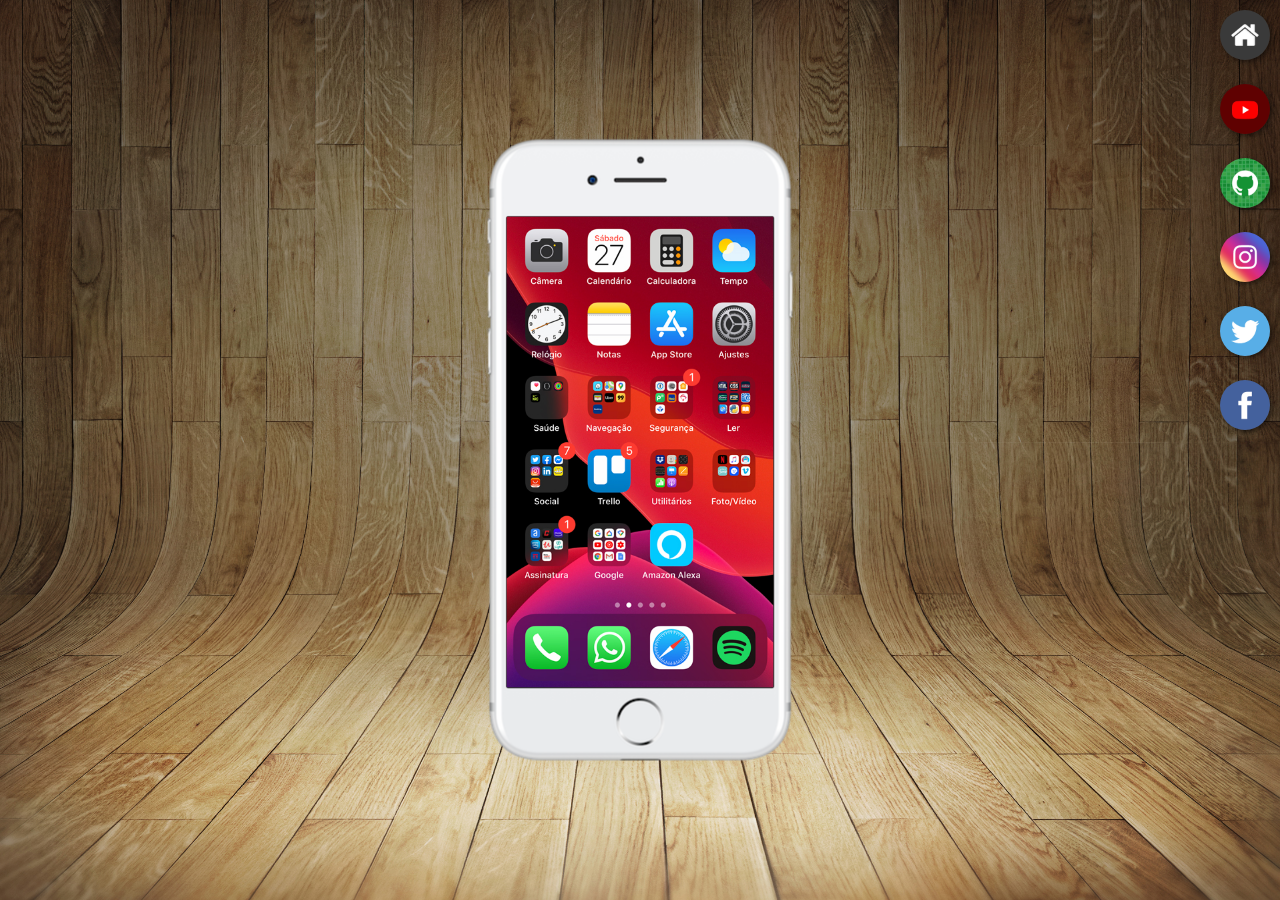
<file: index.html>
<!DOCTYPE html>
<html lang="pt-br">
<head>
    <meta charset="UTF-8">
    <meta http-equiv="X-UA-Compatible" content="IE=edge">
    <meta name="viewport" content="width=device-width, initial-scale=1.0">
    <title>projeto redes-sociais</title>
    <link rel="stylesheet" href="estilos/style.css">
    <link rel="shortcut icon" href="favicon.ico" type="image/x-icon">
</head>
<body>
    <main>
        <section id="telefone">
            <iframe src="home.html" name="tela" id="tela" frameborder="0"></iframe>
        </section>
        <section id="redes-sociais">
            <a href="home.html" target="tela"><img src="imagens/logo-home.jpg" alt="home"></a><br>
            <a href="youtube.html" target="tela"> <img src="imagens/logo-youtube.jpg" alt="youtube"></a><br>
            <a href="github.html" target="tela"><img src="imagens/logo-github.jpg" alt="github"></a><br>
            <a href="instagram.html" target="tela"><img src="imagens/logo-instagram.jpg" alt="instagram"></a><br>
            <a href="twiter.html" target="tela"> <img src="imagens/logo-twitter.jpg" alt="twitter"></a><br>
            <a href="facebook.html" target="tela"> <img src="imagens/logo-facebook.jpg" alt="facebook"></a>            
        </section>
    </main>
    
</body>
</html>
</file>
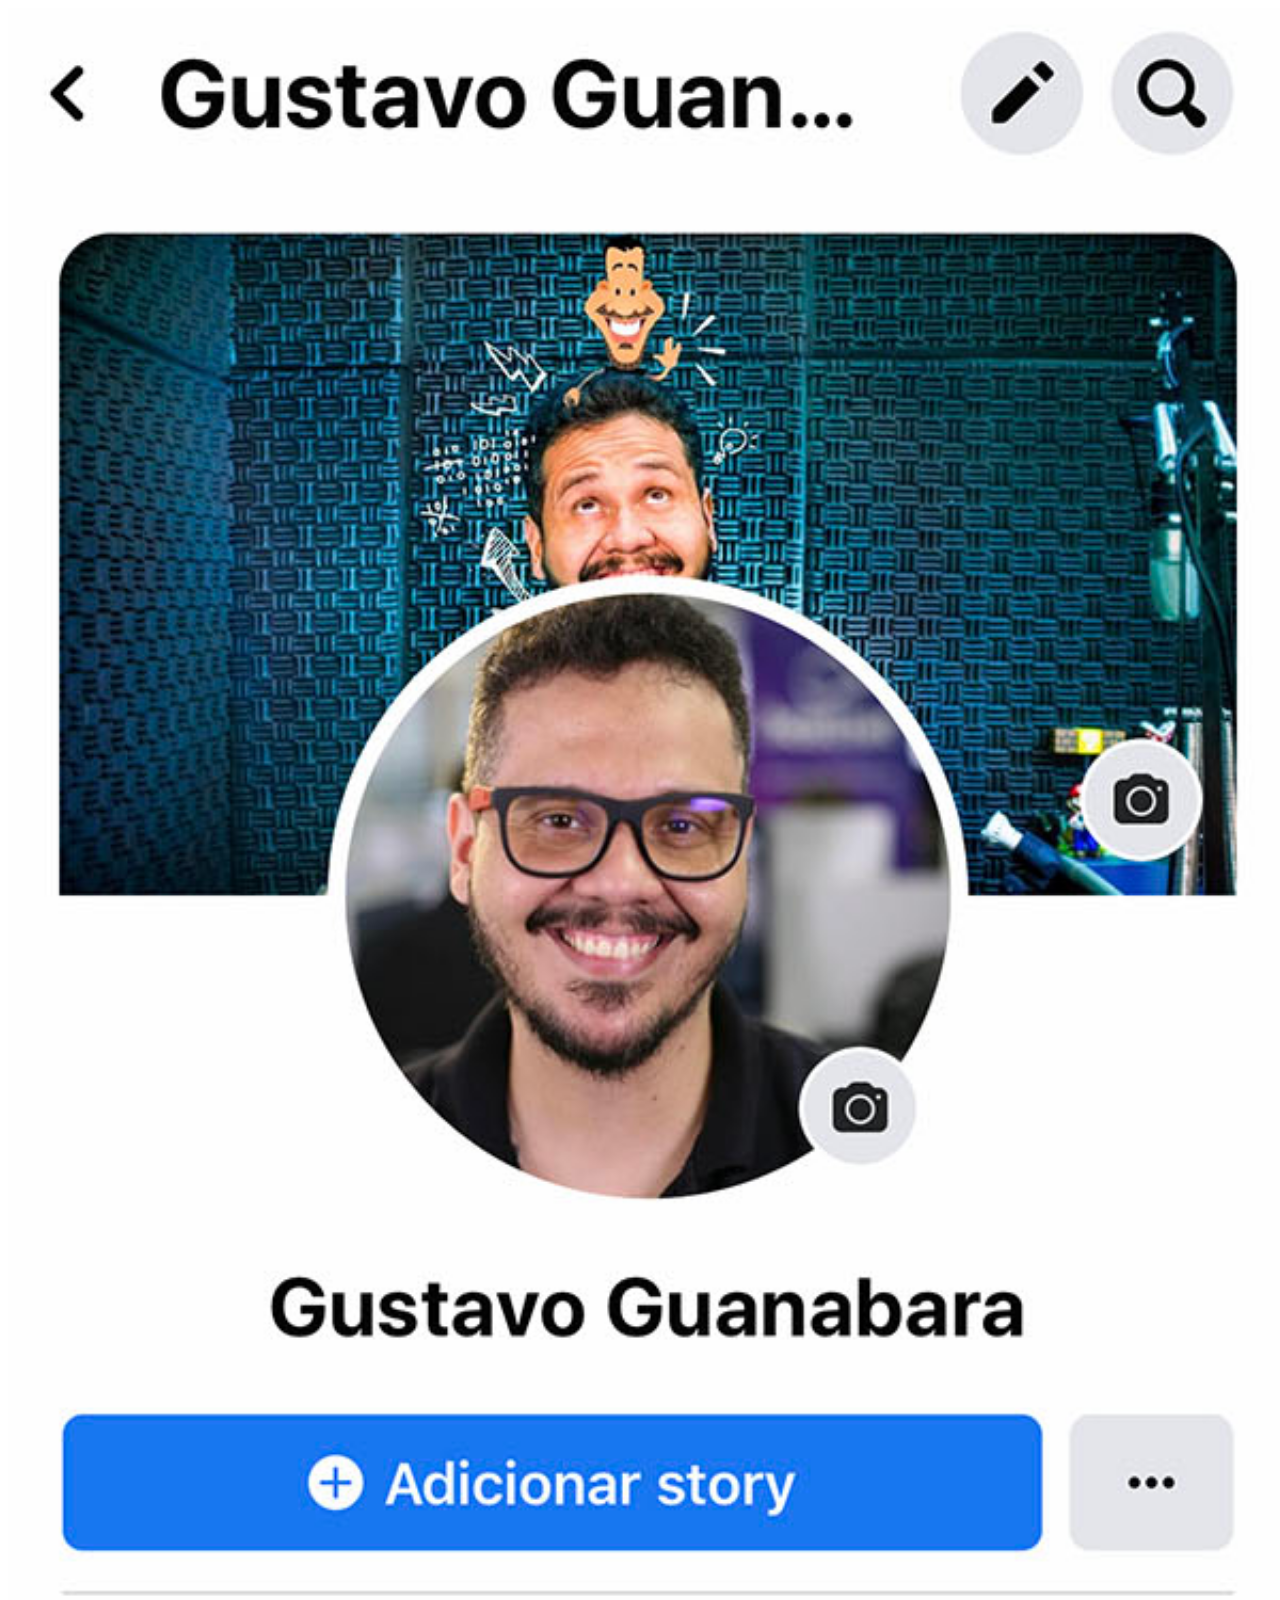
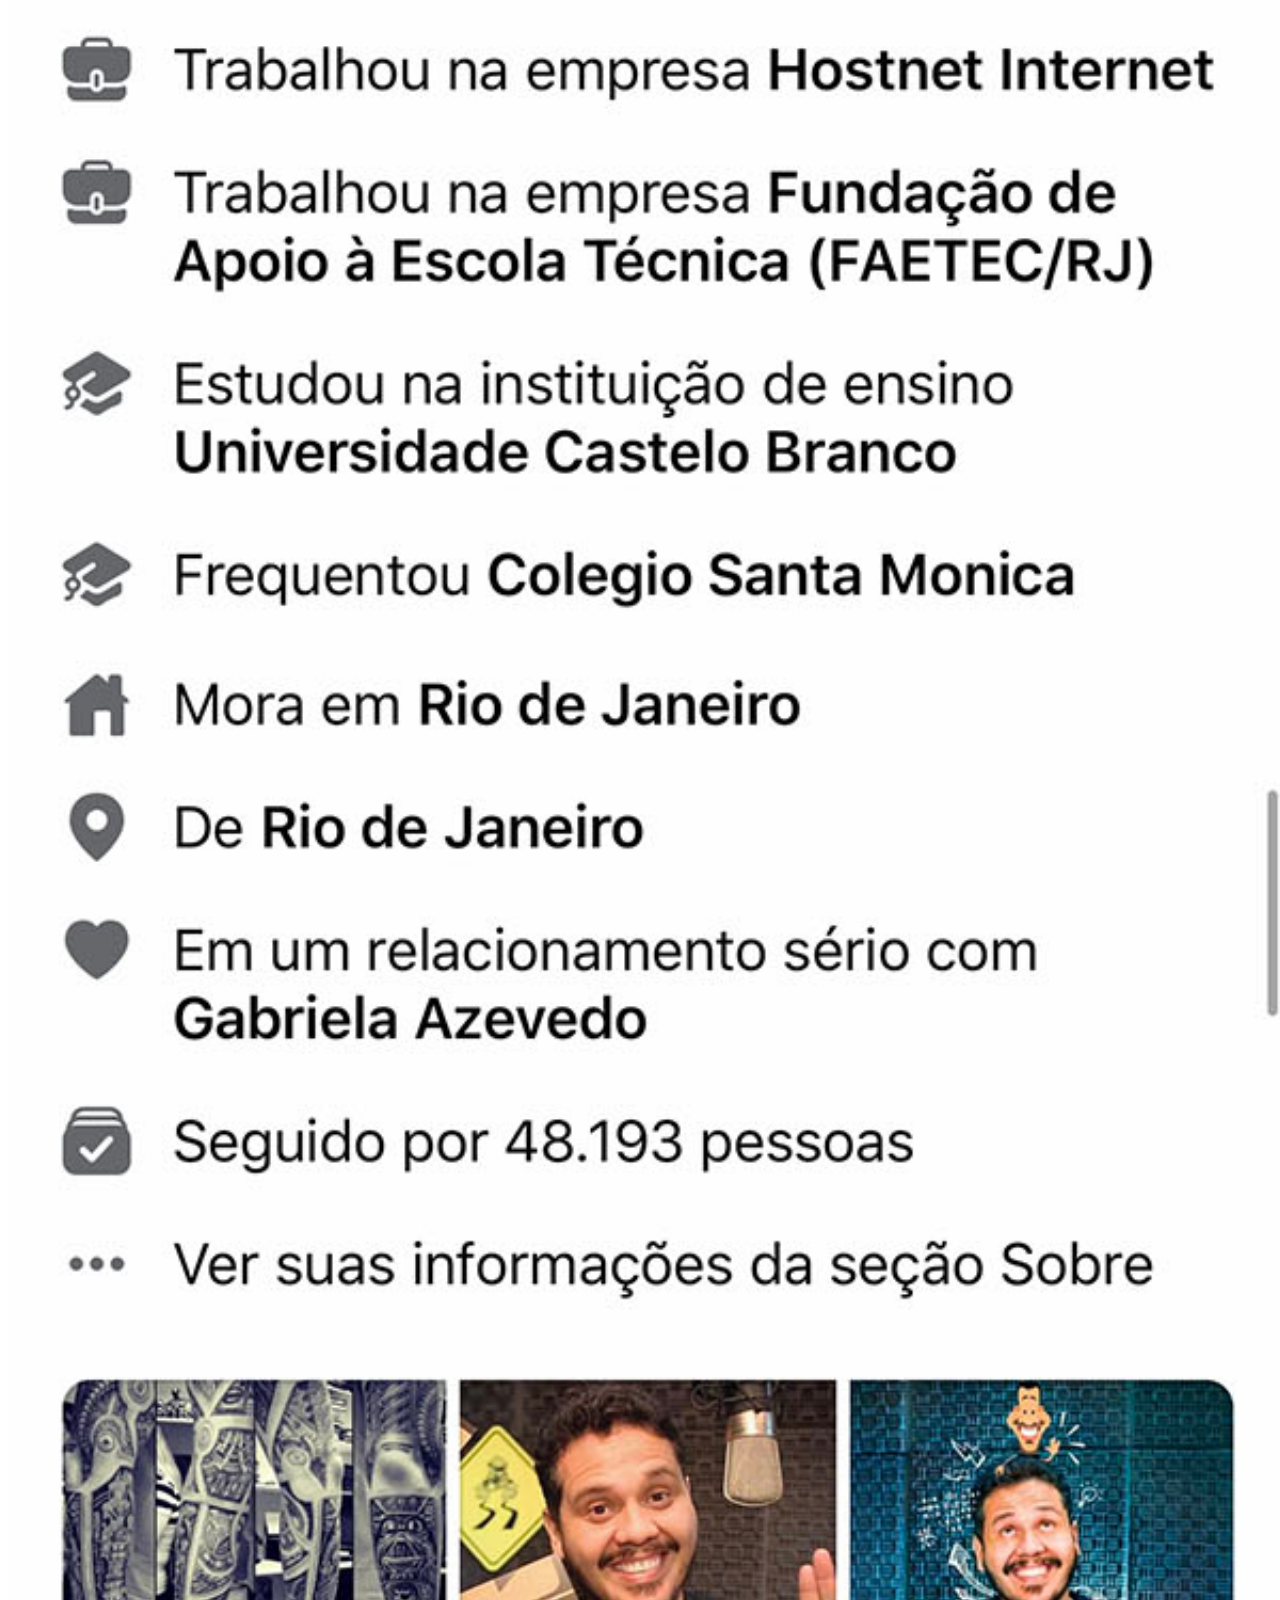
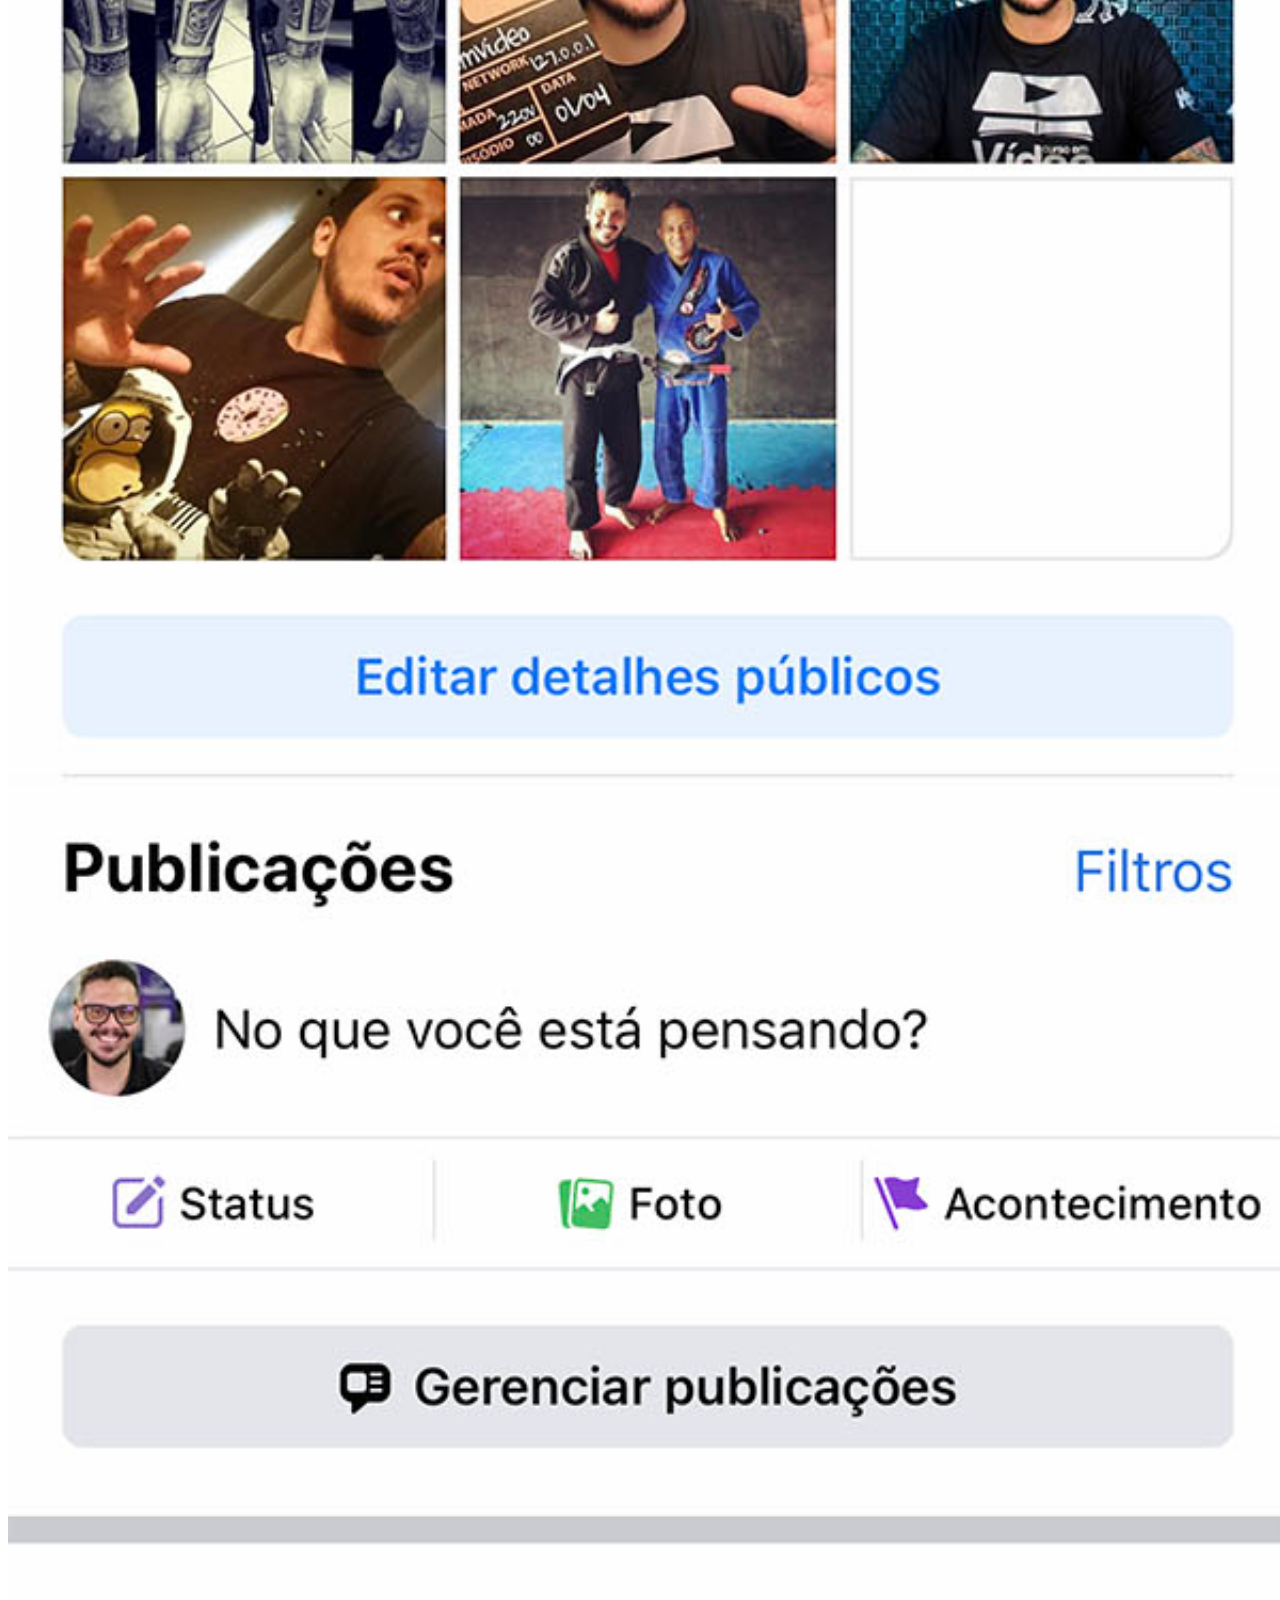
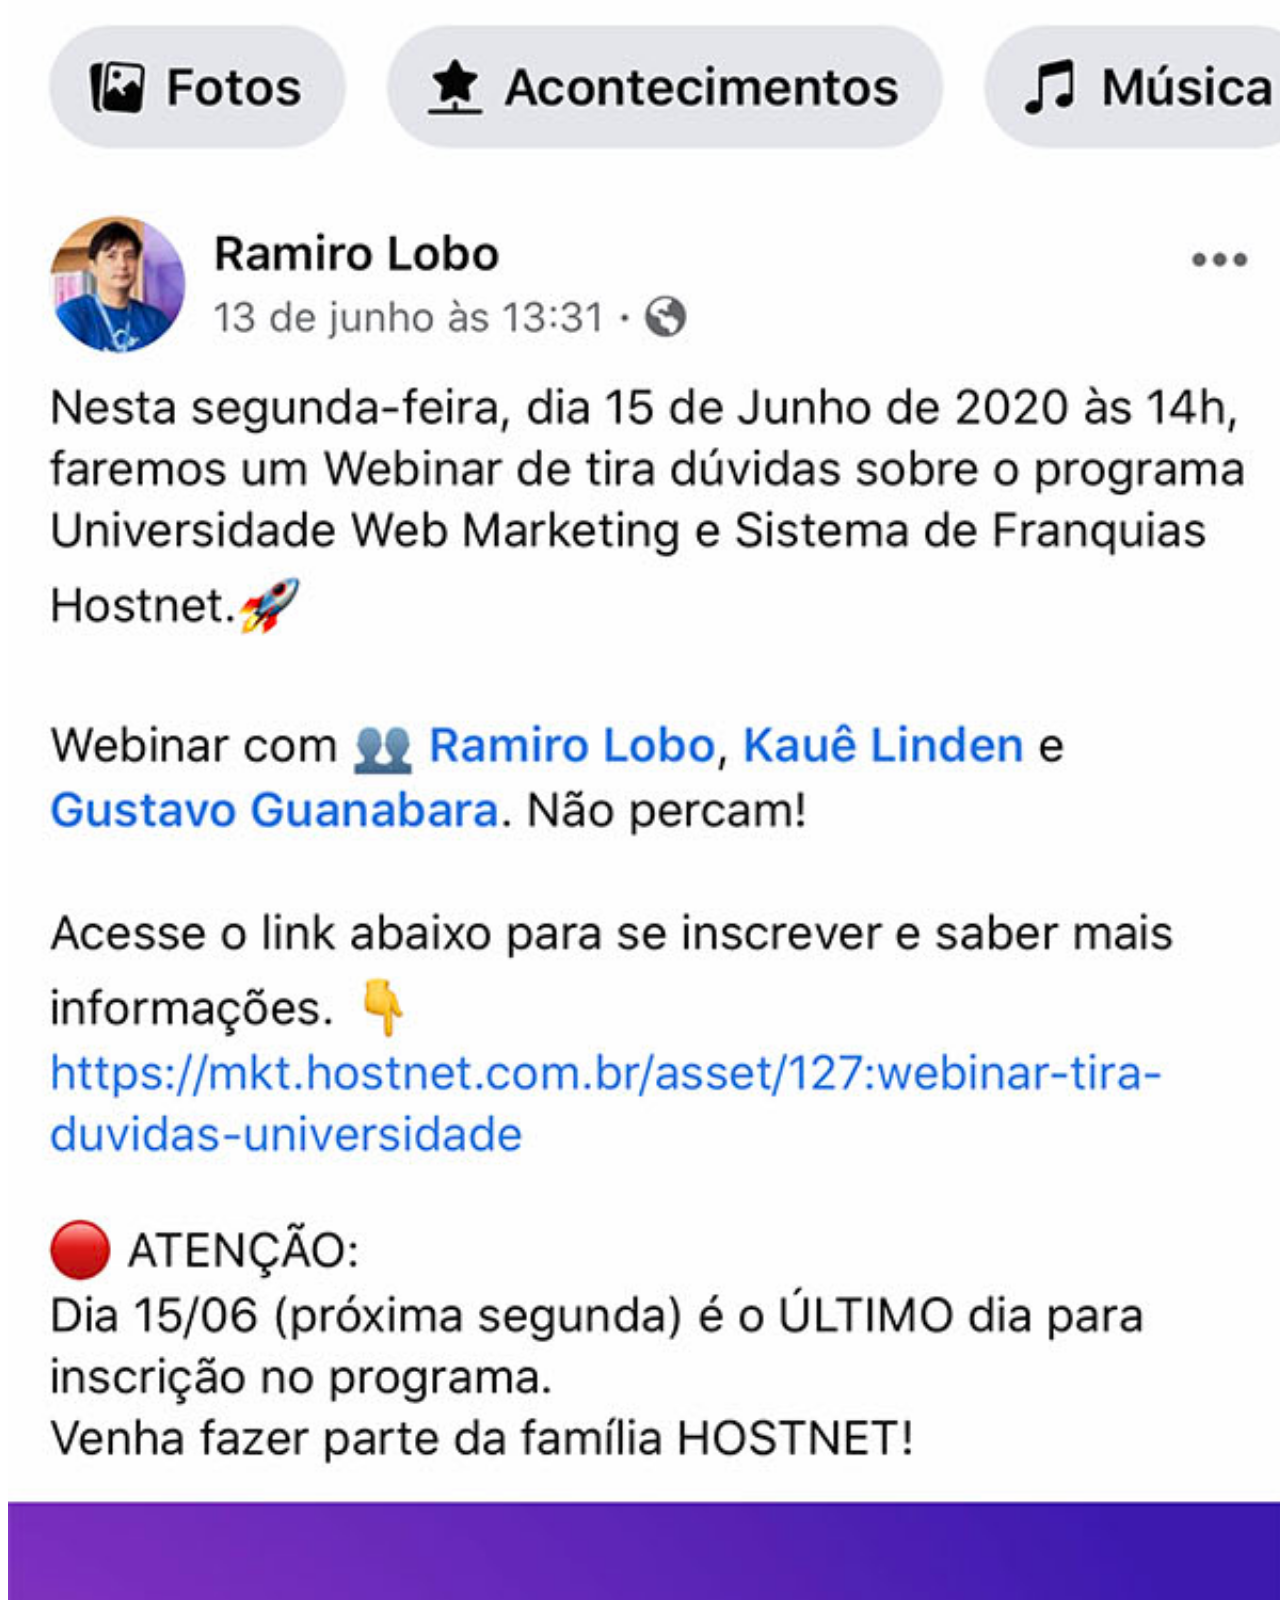
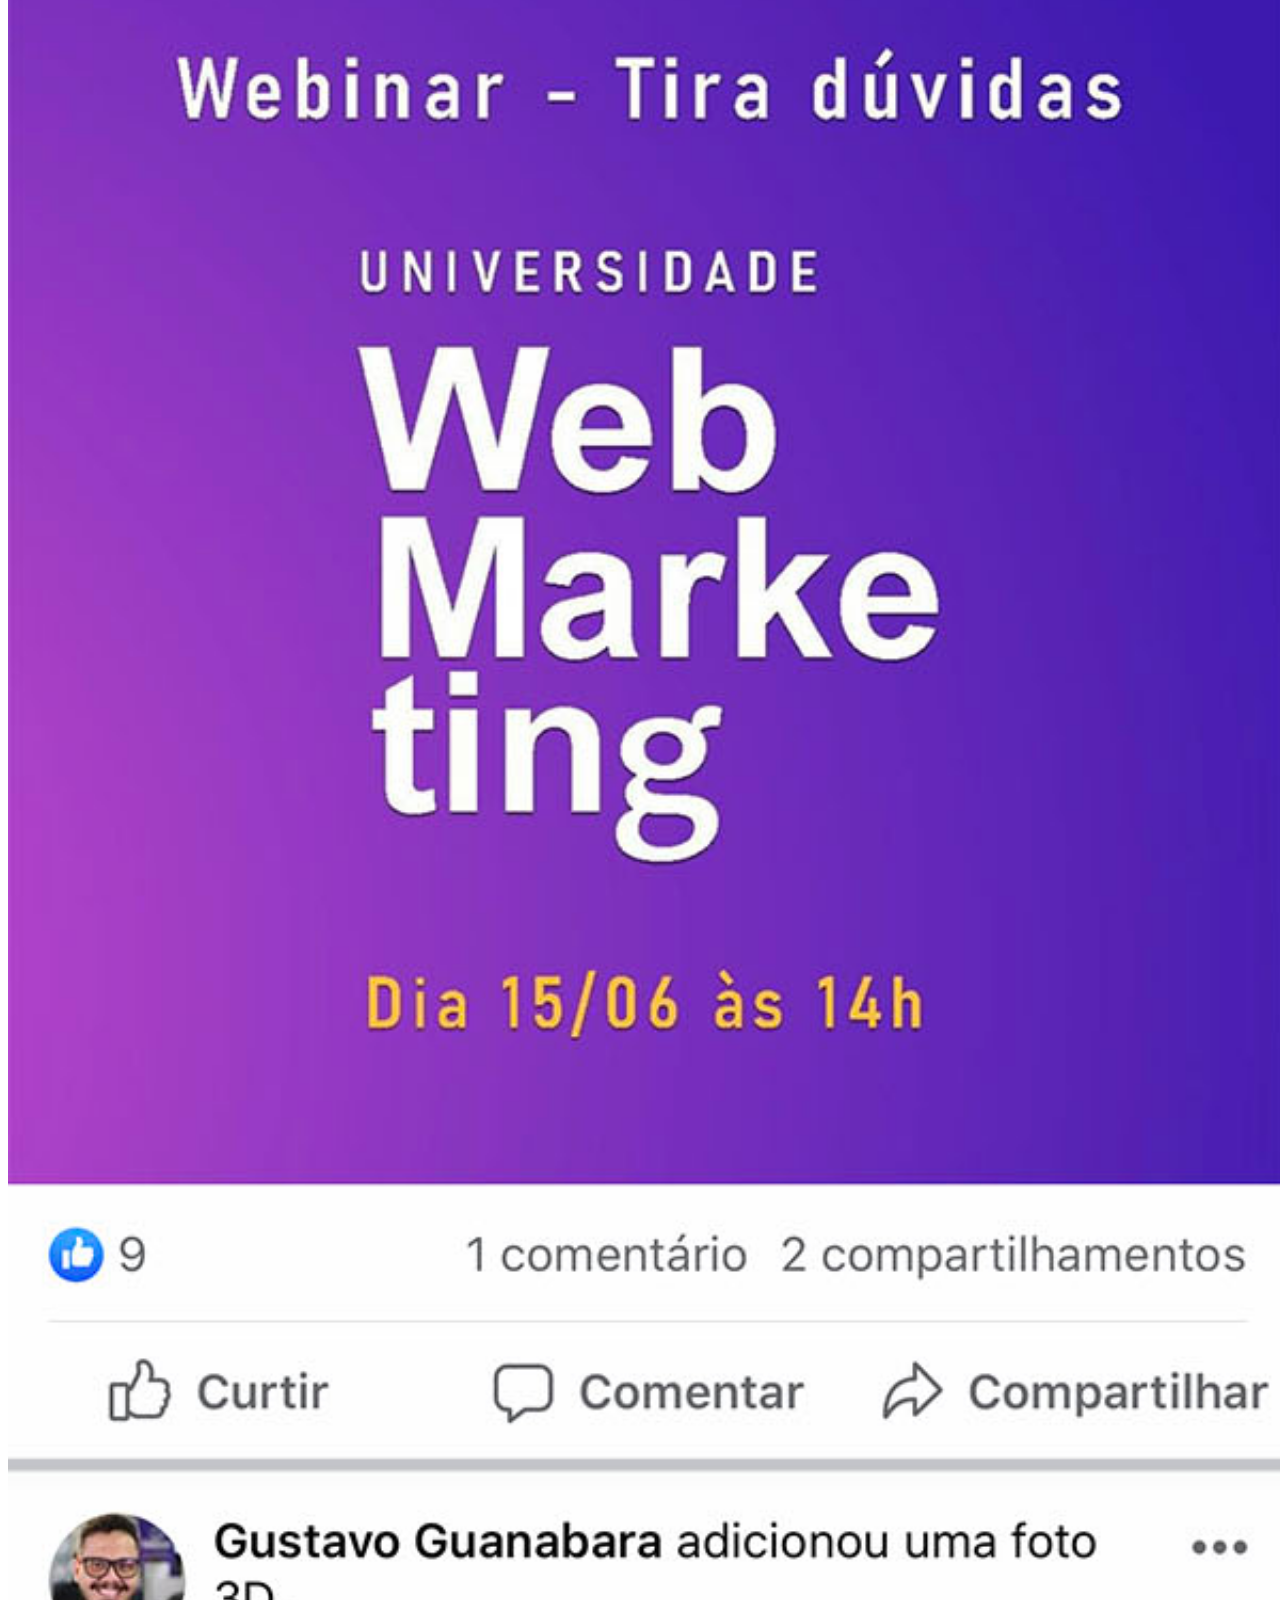
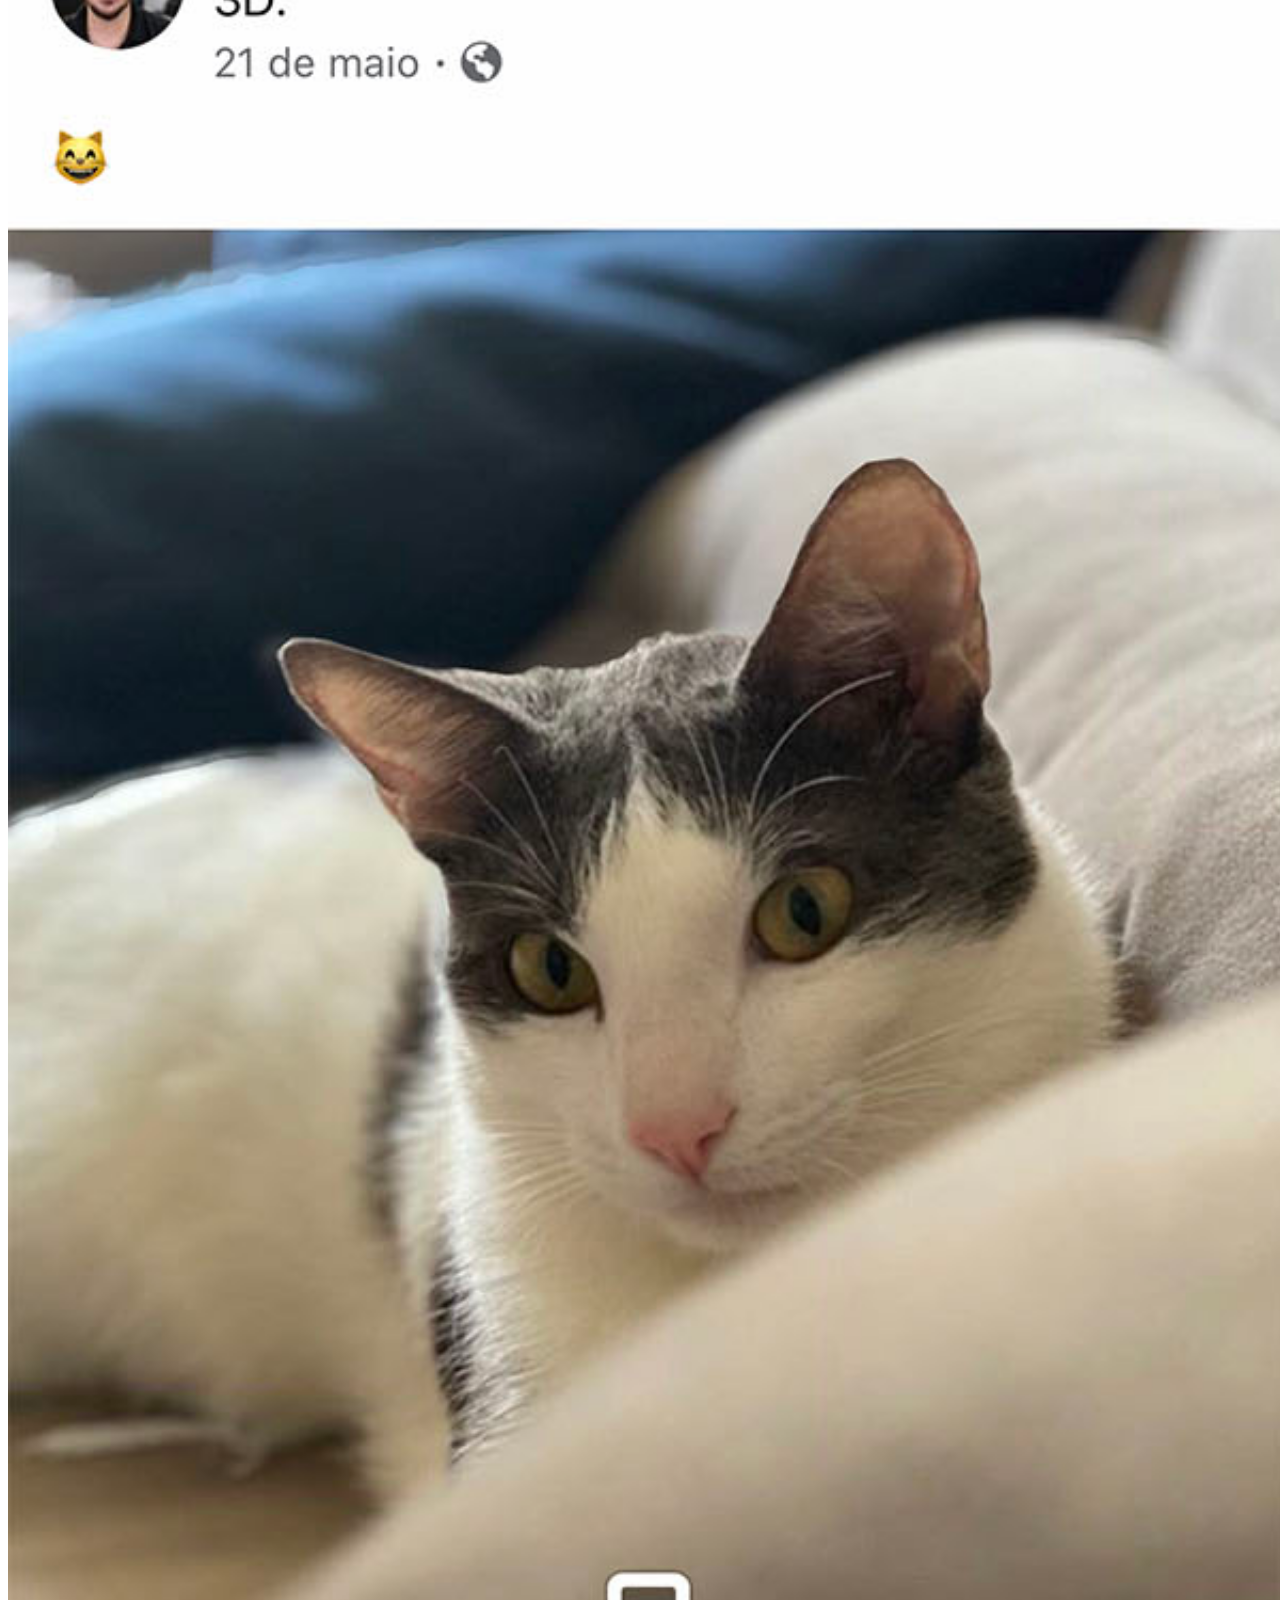
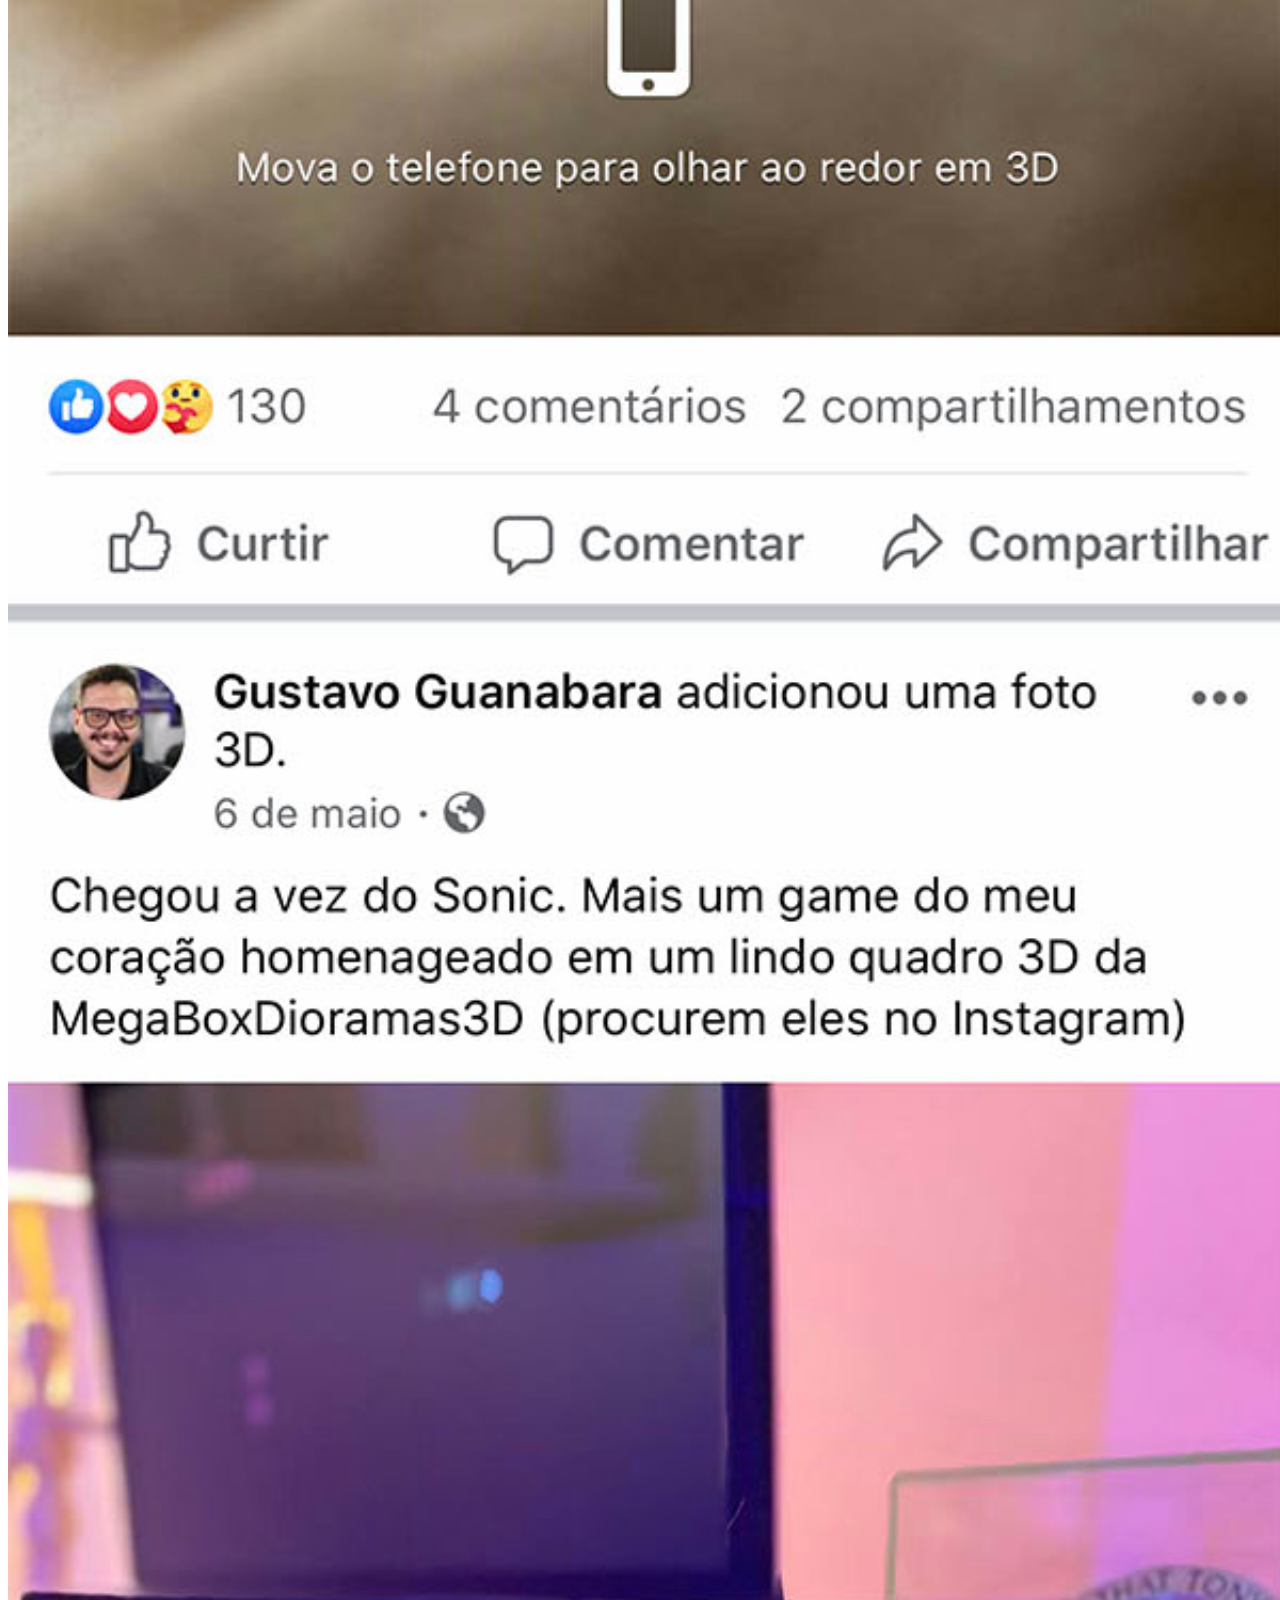
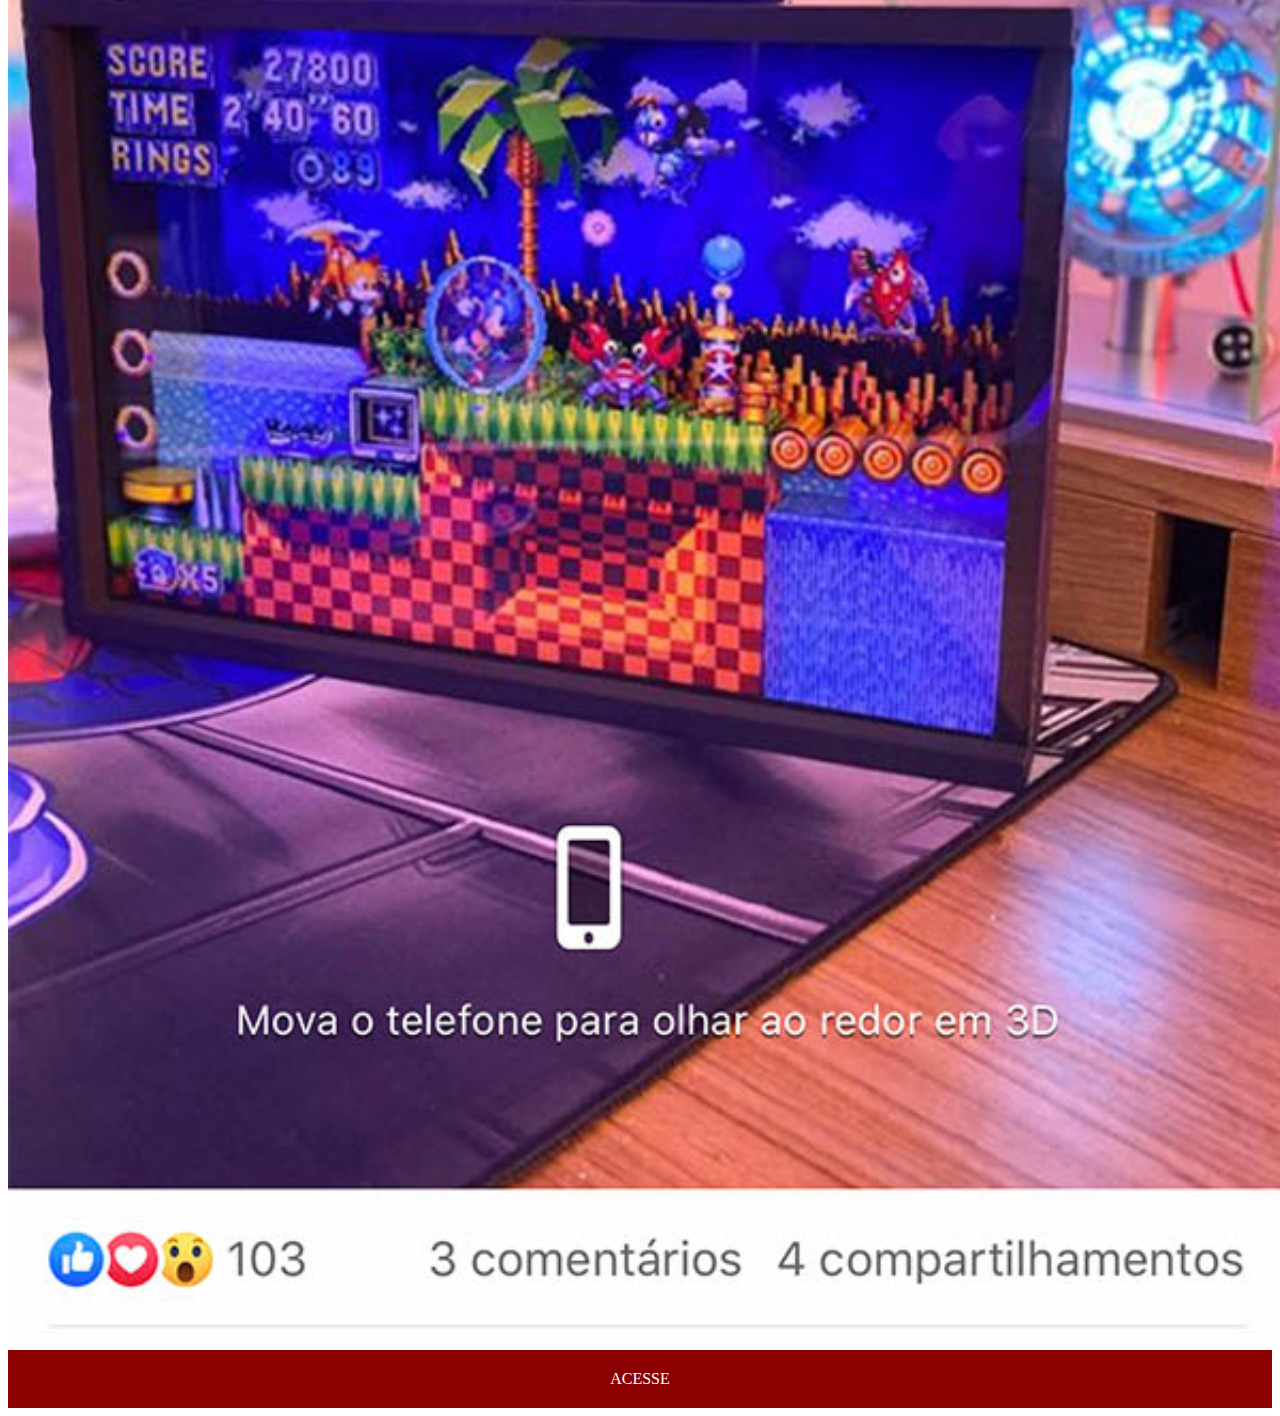
<file: facebook.html>
<!DOCTYPE html>
<html lang="pt-br">
<head>
    <meta charset="UTF-8">
    <meta http-equiv="X-UA-Compatible" content="IE=edge">
    <meta name="viewport" content="width=device-width, initial-scale=1.0">
    <title>facebook</title>
    <link rel="stylesheet" href="estilos/social.css">
</head>
<body>
    <img src="imagens/tela-facebook.jpg" alt="facebook">
    <a href="https://www.facebook.com/CursosEmVideo/" target="_blank">ACESSE</a>
</body>
</html>
</file>
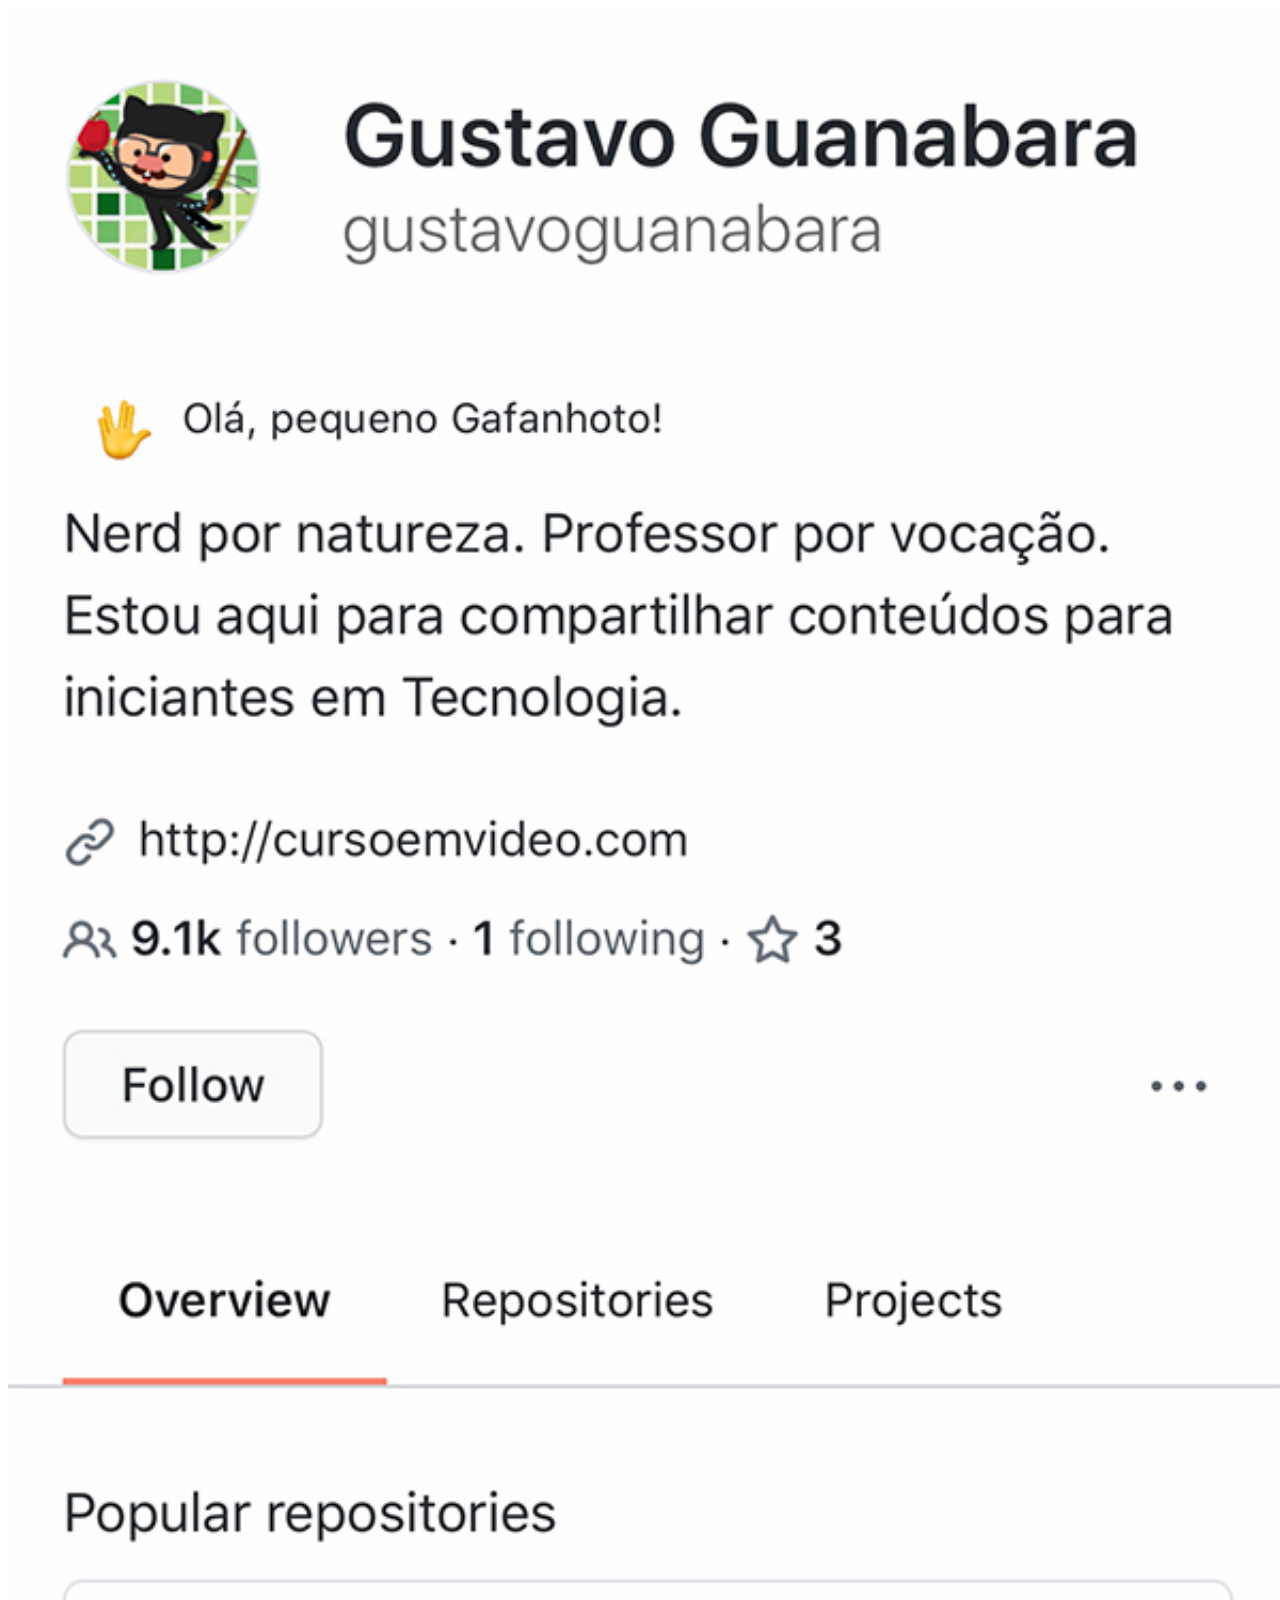
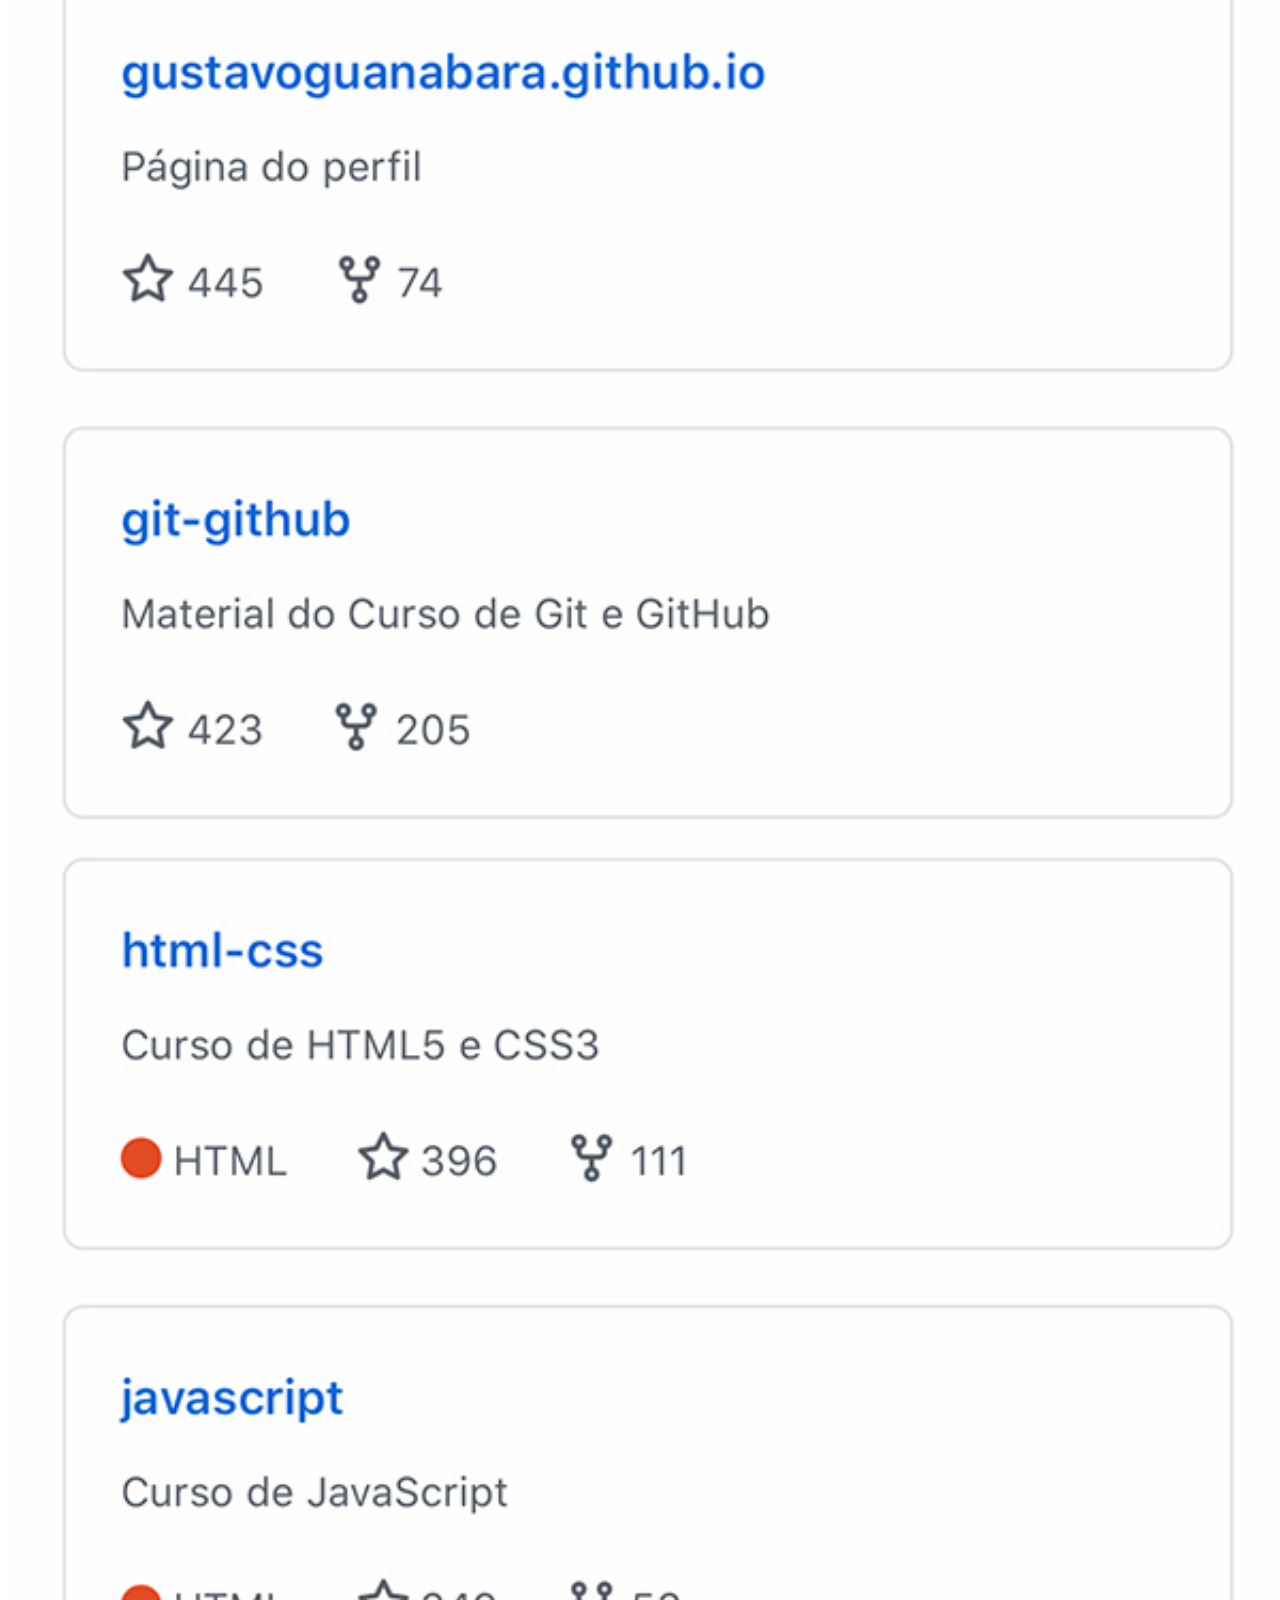
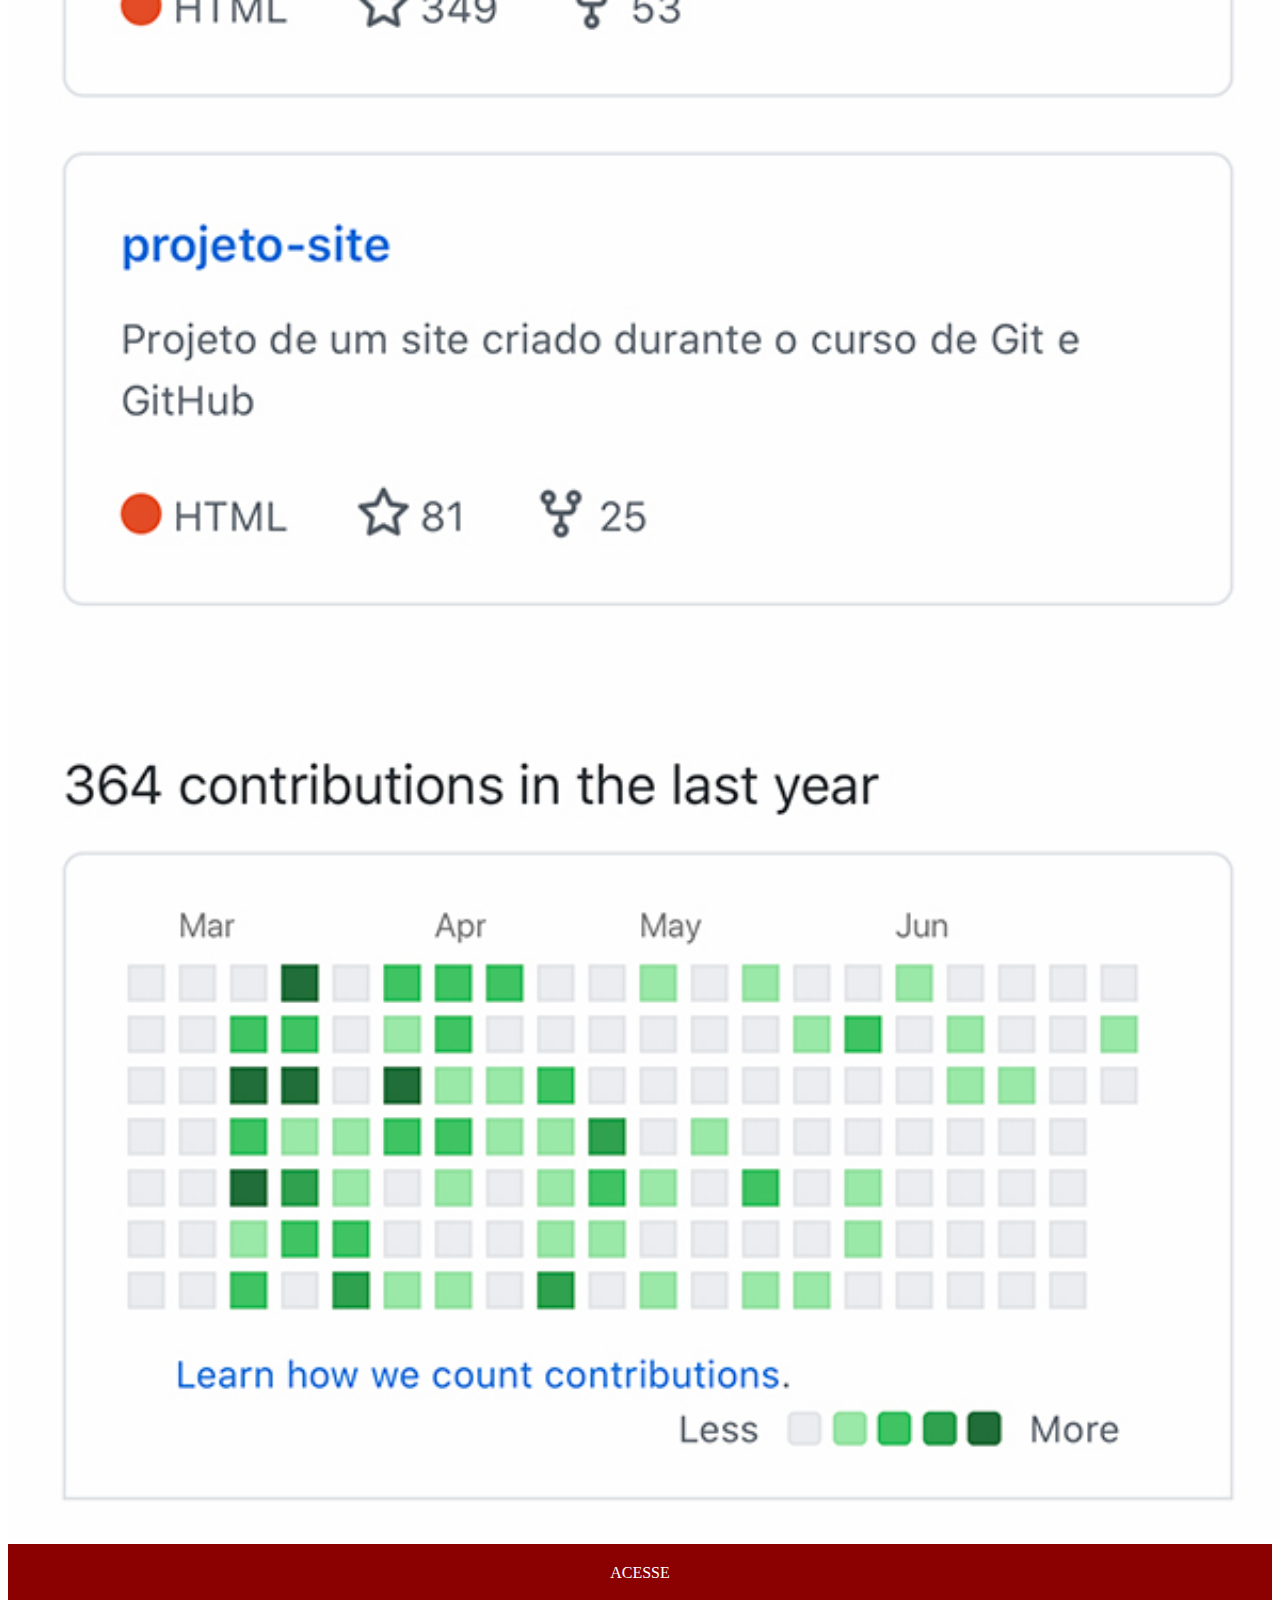
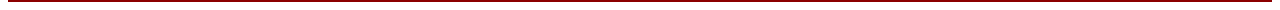
<file: github.html>
<!DOCTYPE html>
<html lang="pt-br">
<head>
    <meta charset="UTF-8">
    <meta http-equiv="X-UA-Compatible" content="IE=edge">
    <meta name="viewport" content="width=device-width, initial-scale=1.0">
    <title>Github</title>
    <link rel="stylesheet" href="estilos/social.css">
</head>
<body>
    <img src="imagens/tela-github.jpg" alt="Github">
    <a href="https://gustavoguanabara.github.io/" target="_blank">ACESSE</a>
    
</body>
</html>
</file>
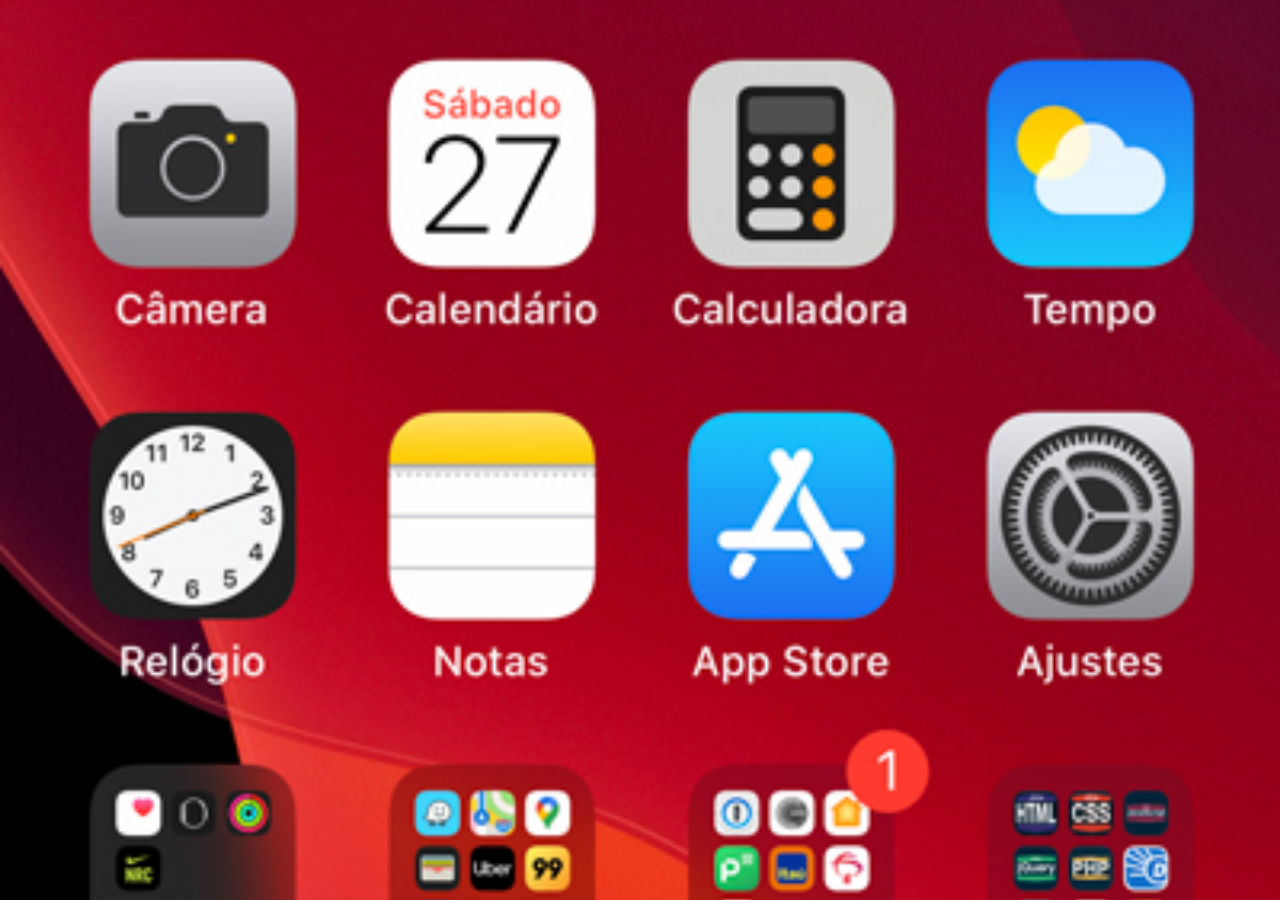
<file: home.html>
<!DOCTYPE html>
<html lang="pt-br">
<head>
    <meta charset="UTF-8">
    <meta http-equiv="X-UA-Compatible" content="IE=edge">
    <meta name="viewport" content="width=device-width, initial-scale=1.0">
    <title>home</title>
    <style>
        *{
            margin: 0px;
            padding: 0px;
        }

        body{
            width: 100vw;
            height: 100vh;
            background-color:black;
            background-image: url('imagens/tela-home.jpg');
            background-repeat: no-repeat;
            background-position: center;
            background-position: top;
            background-size: cover;           
        }
    </style>
</head>
<body>
    
</body>
</html>
</file>
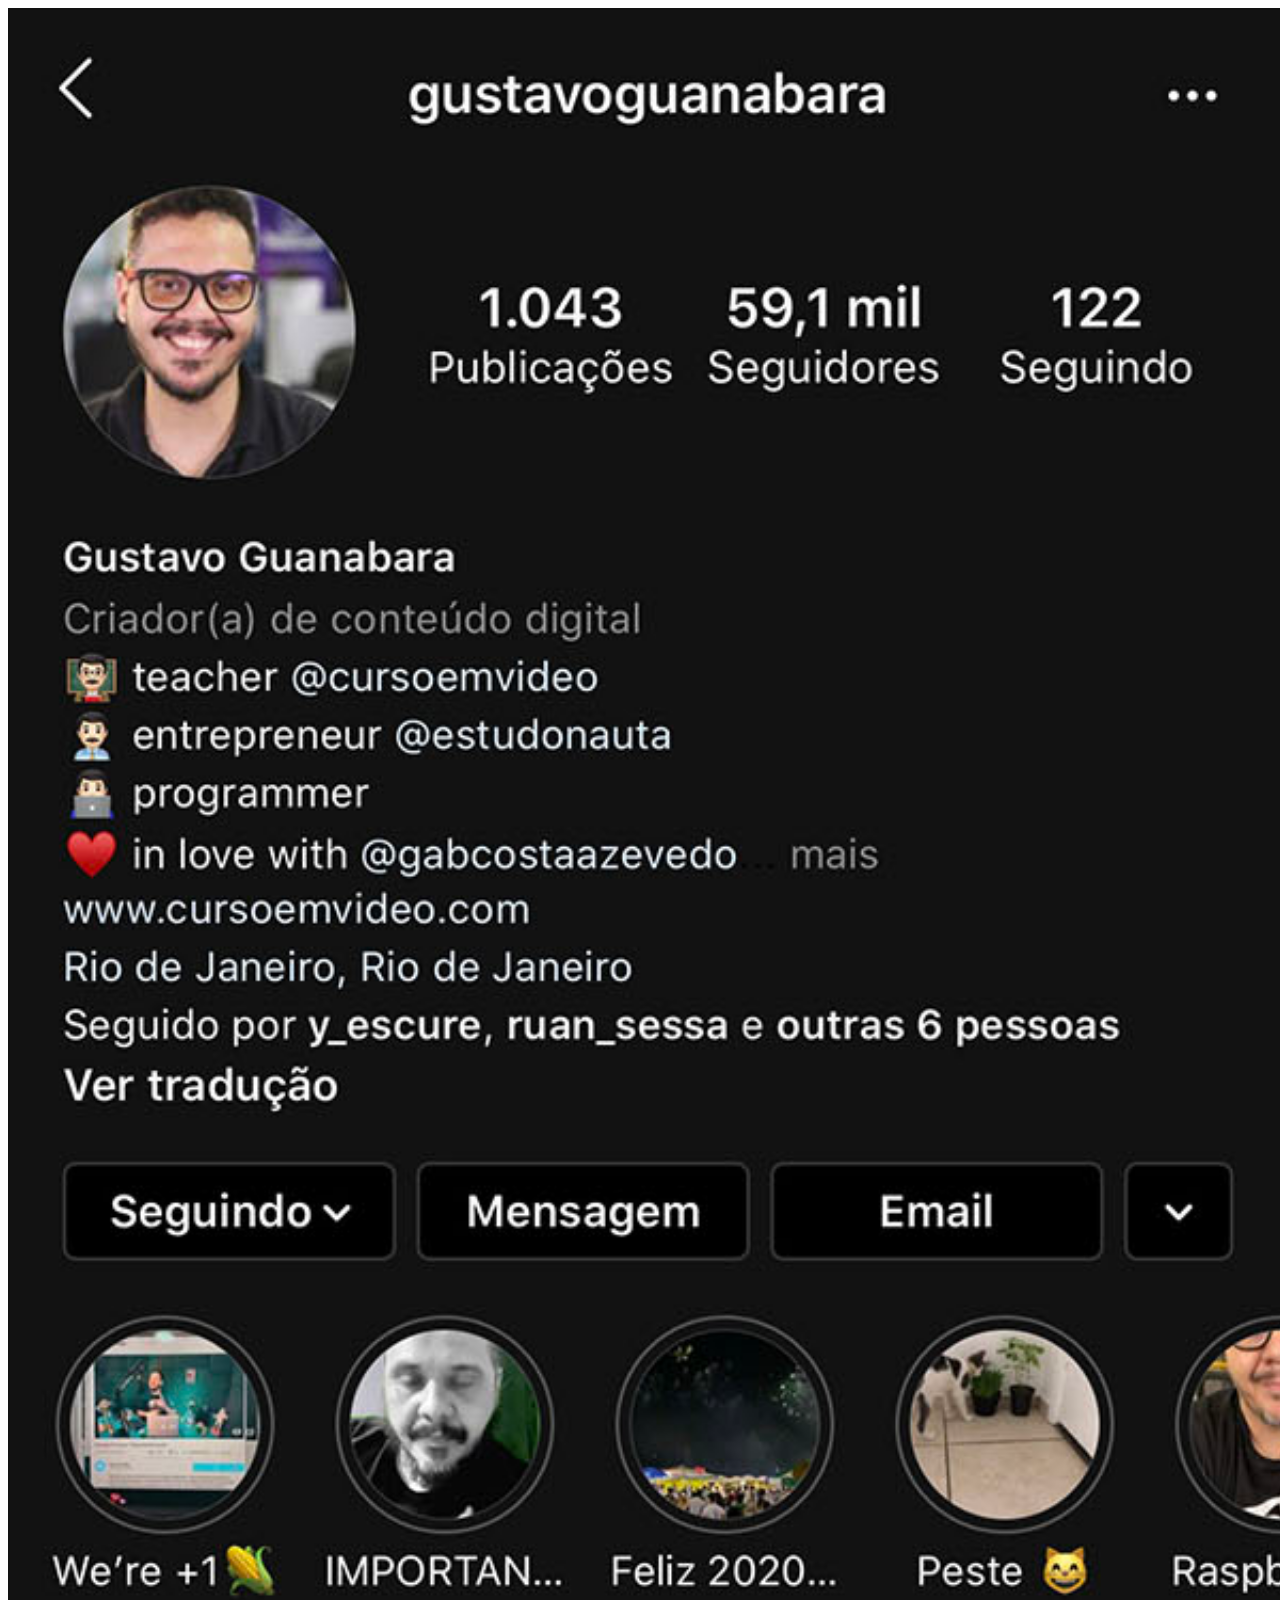
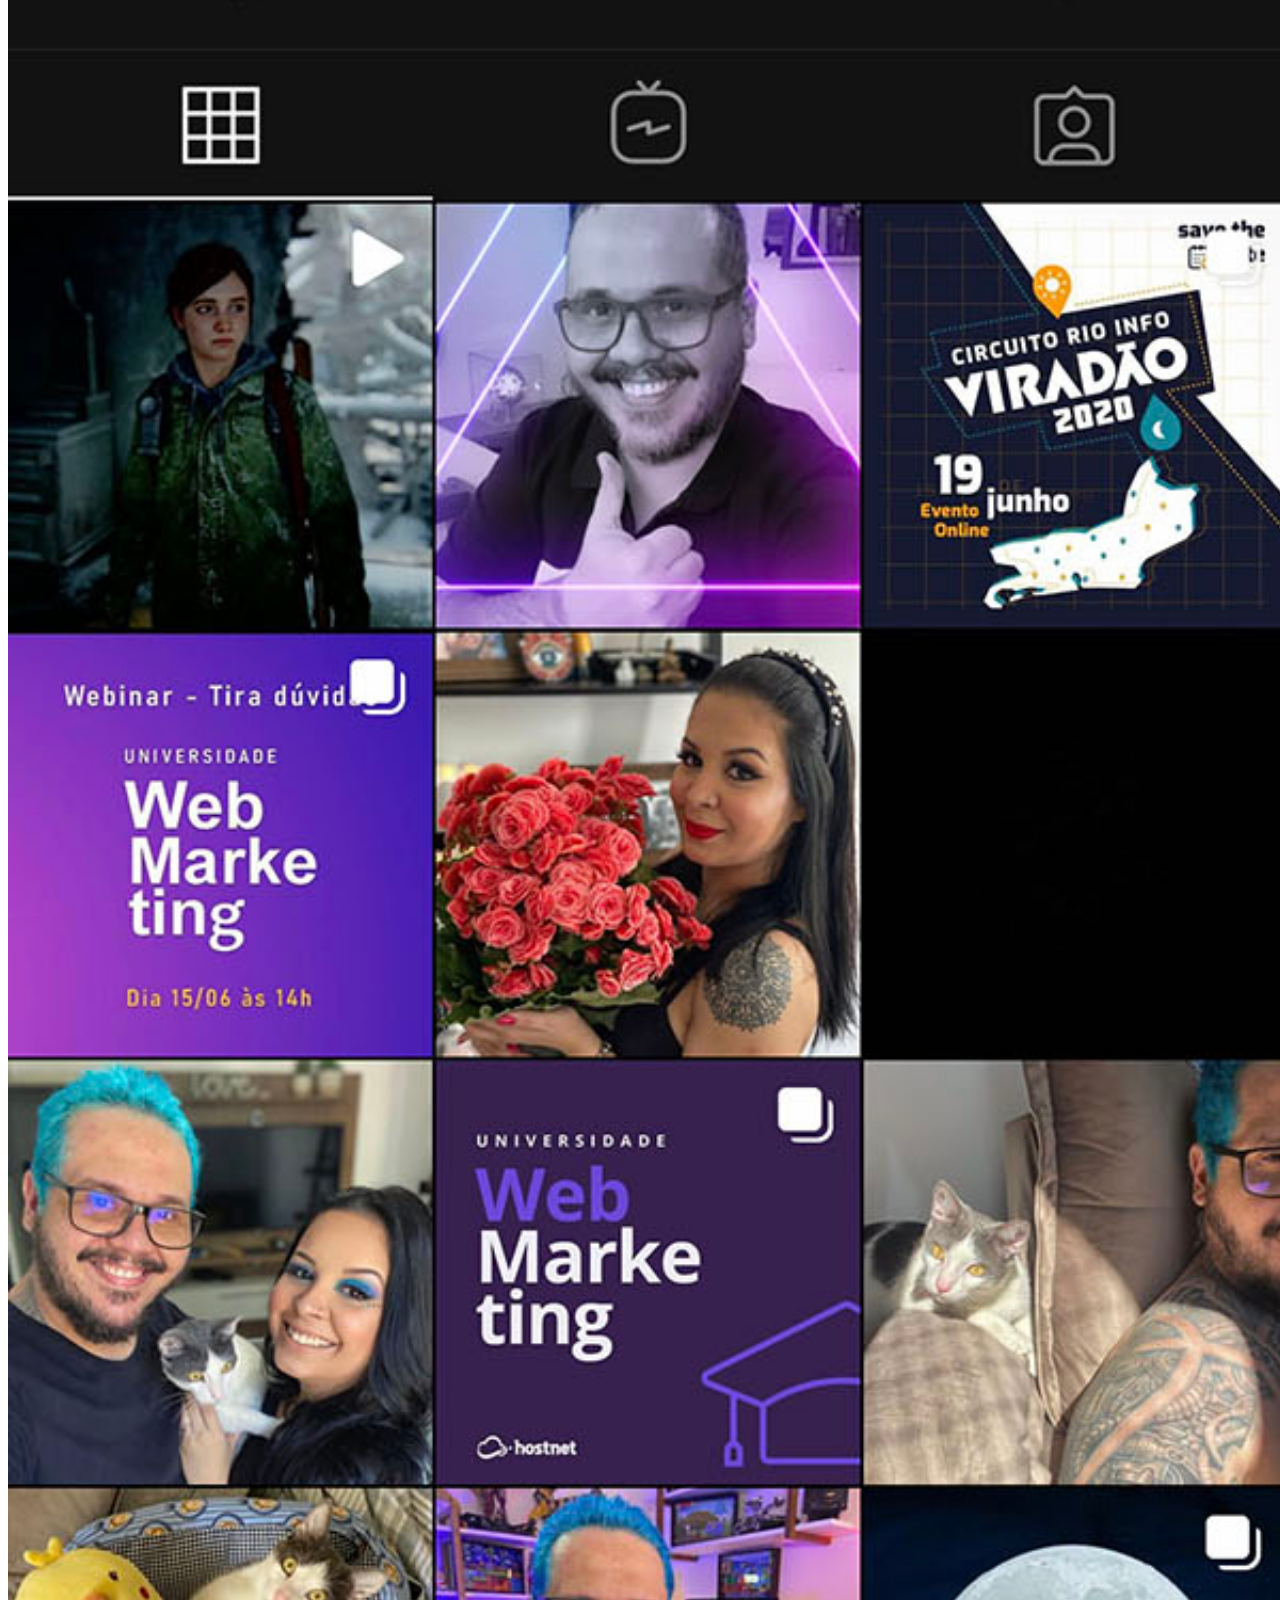
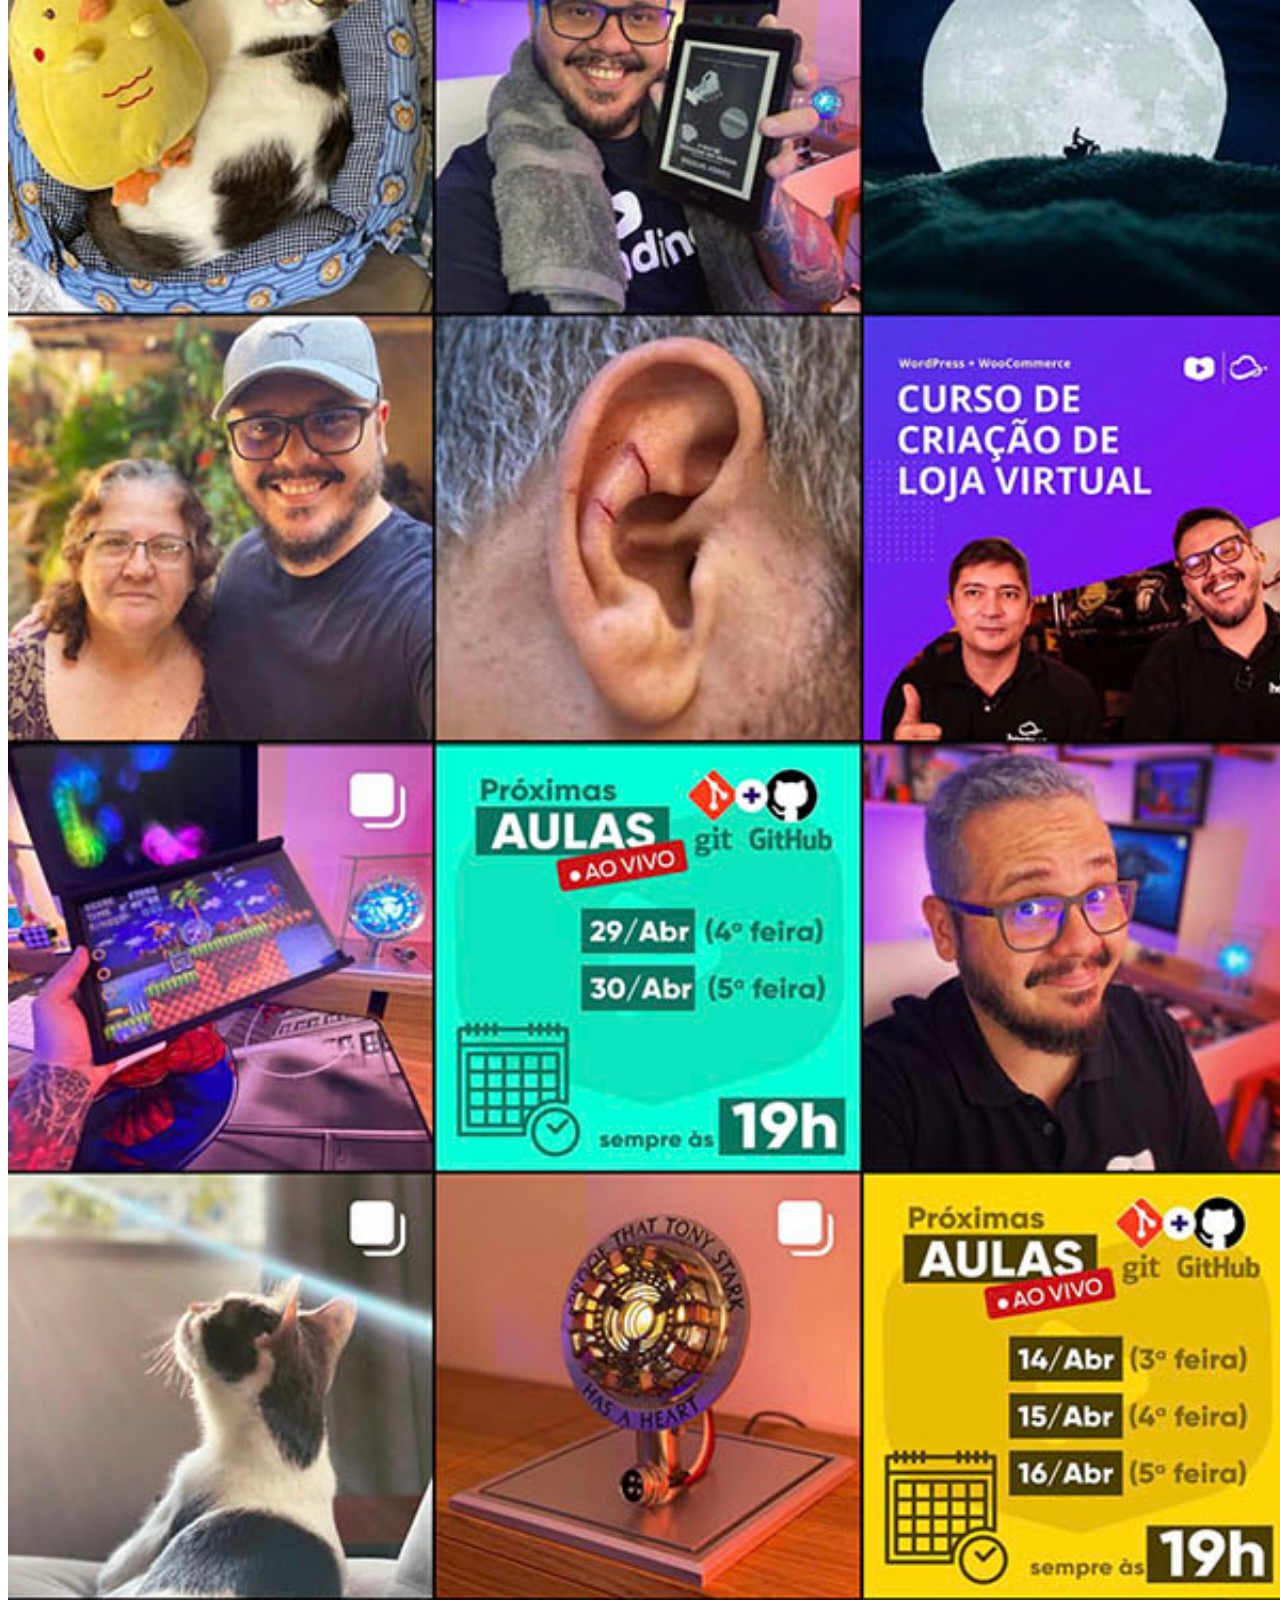
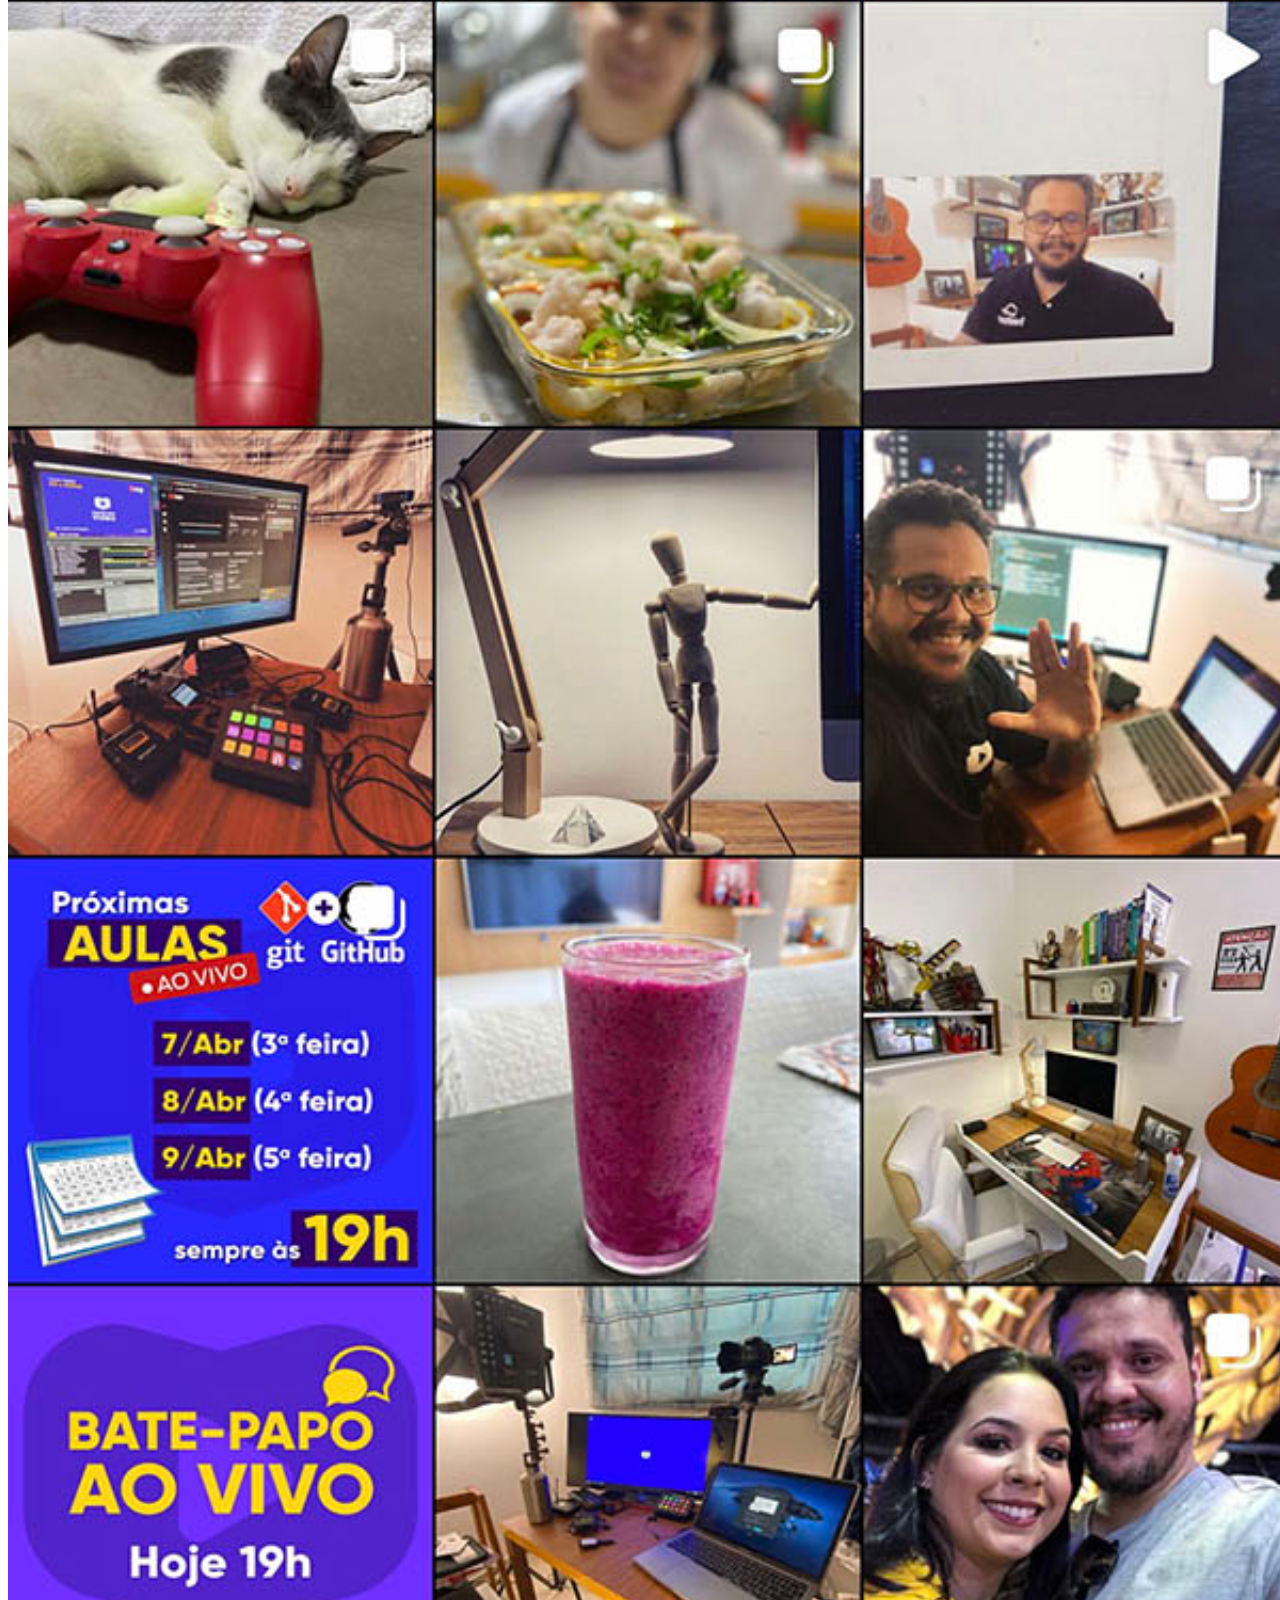
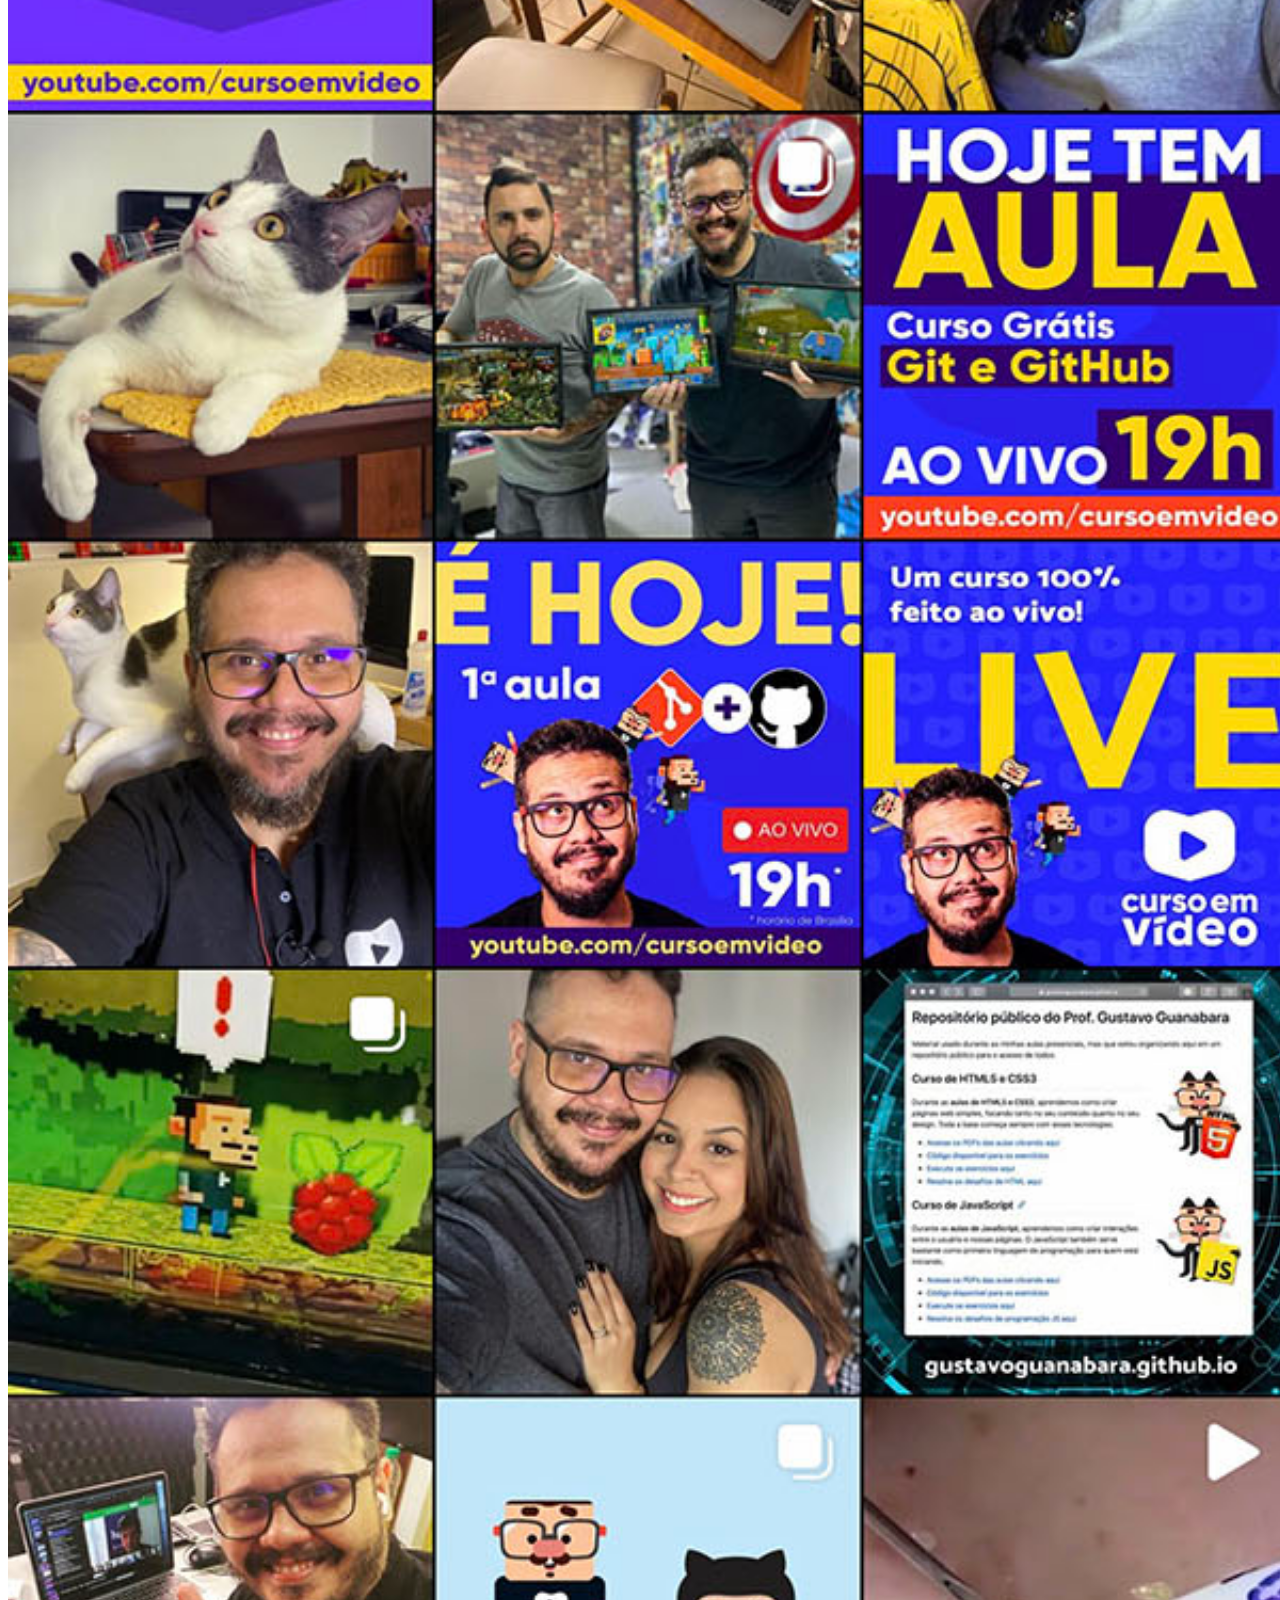
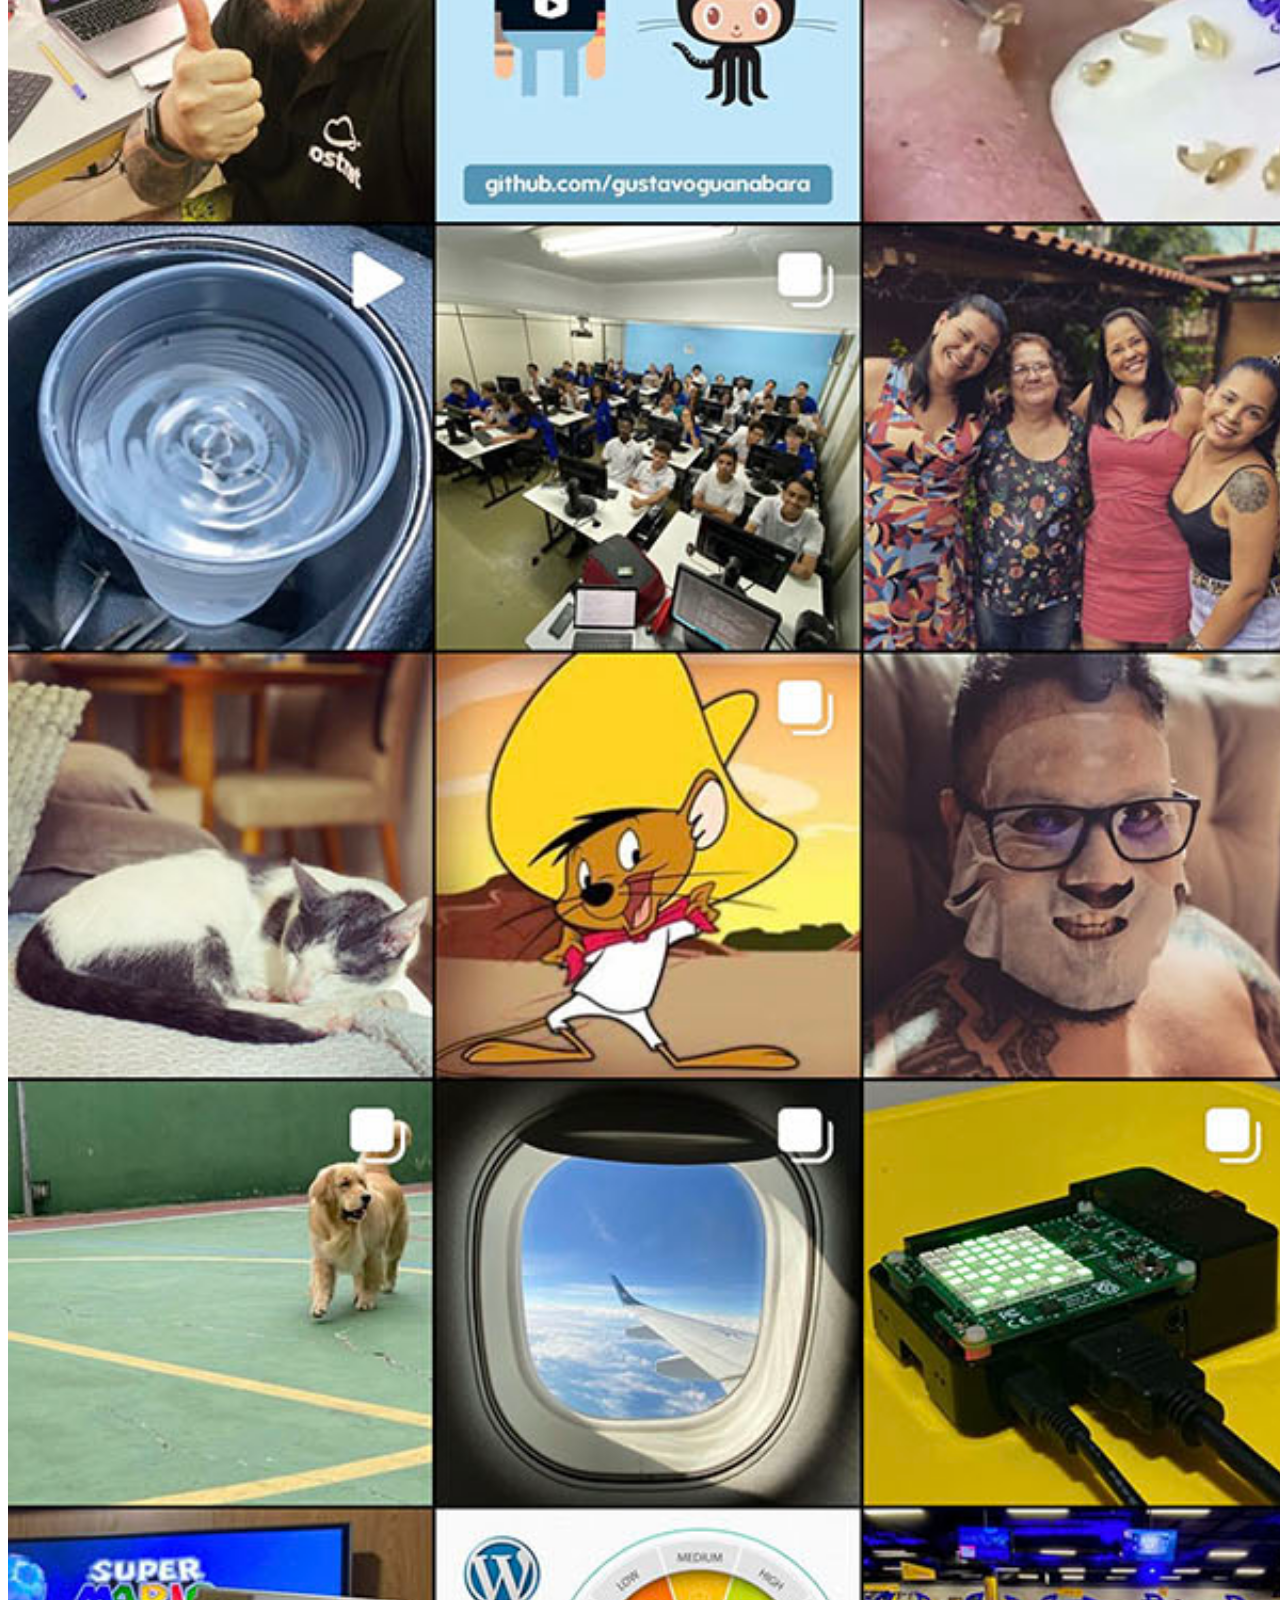
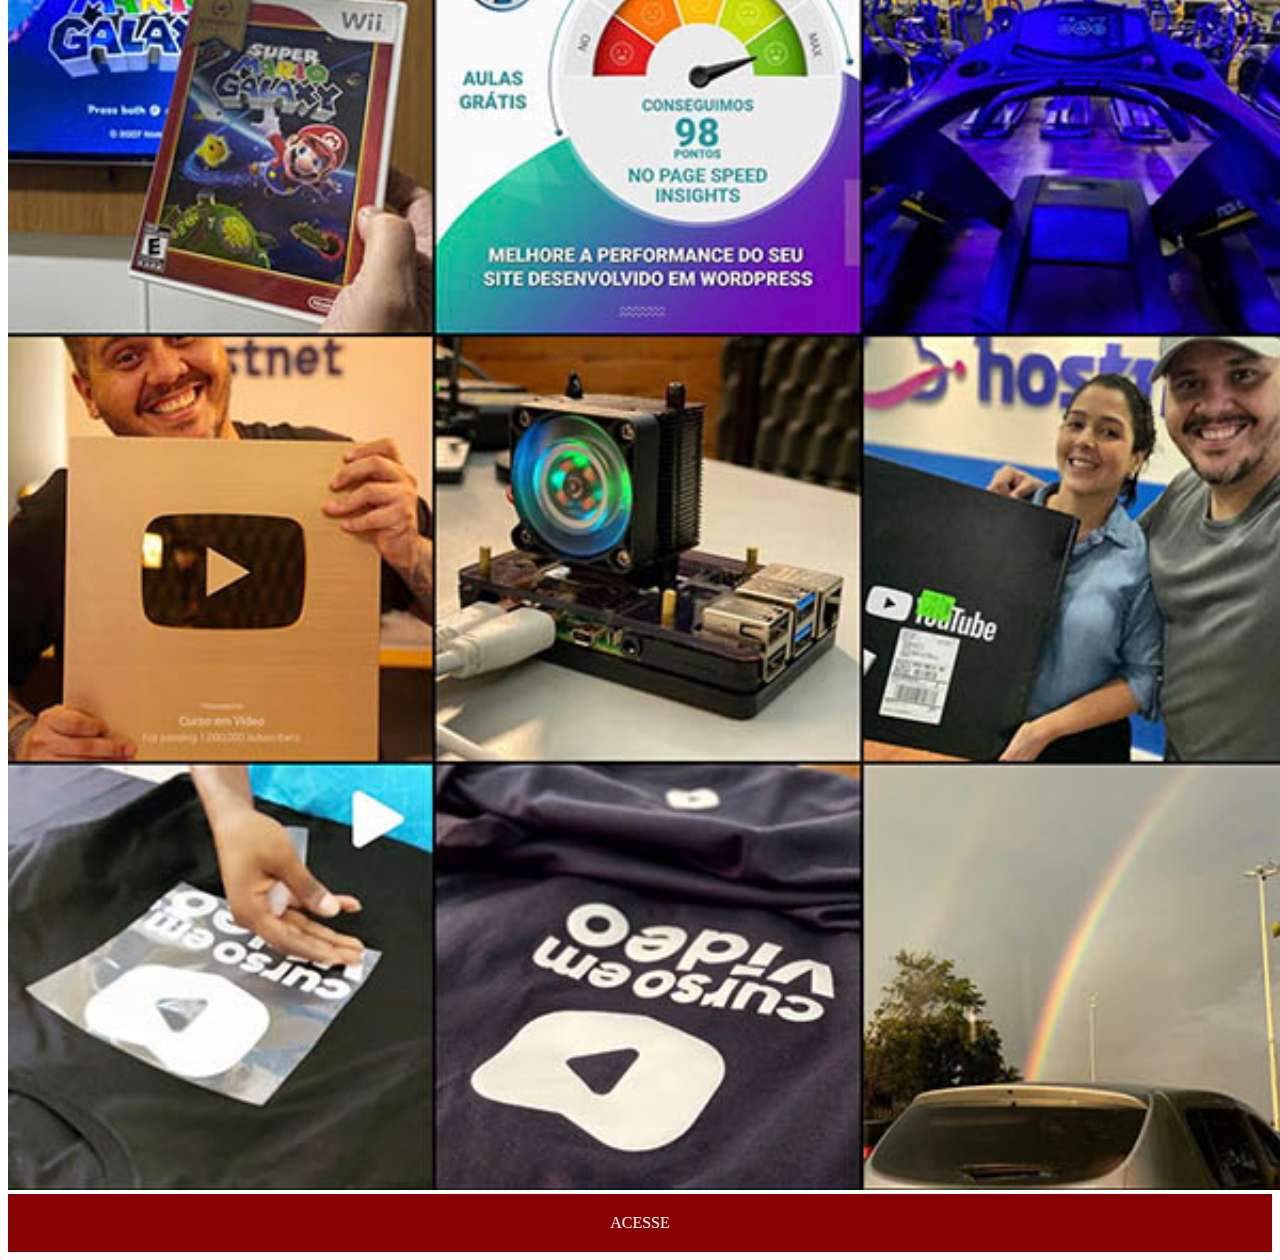
<file: instagram.html>
<!DOCTYPE html>
<html lang="pt-br">
<head>
    <meta charset="UTF-8">
    <meta http-equiv="X-UA-Compatible" content="IE=edge">
    <meta name="viewport" content="width=device-width, initial-scale=1.0">
    <title>Instagram</title>
    <link rel="stylesheet" href="estilos/social.css">
</head>
<body>
    <img src="imagens/tela-instagram.jpg" alt="Instagram">
    <a href="https://www.instagram.com/cursoemvideo/" target="_blank">ACESSE</a>
    
</body>
</html>
</file>
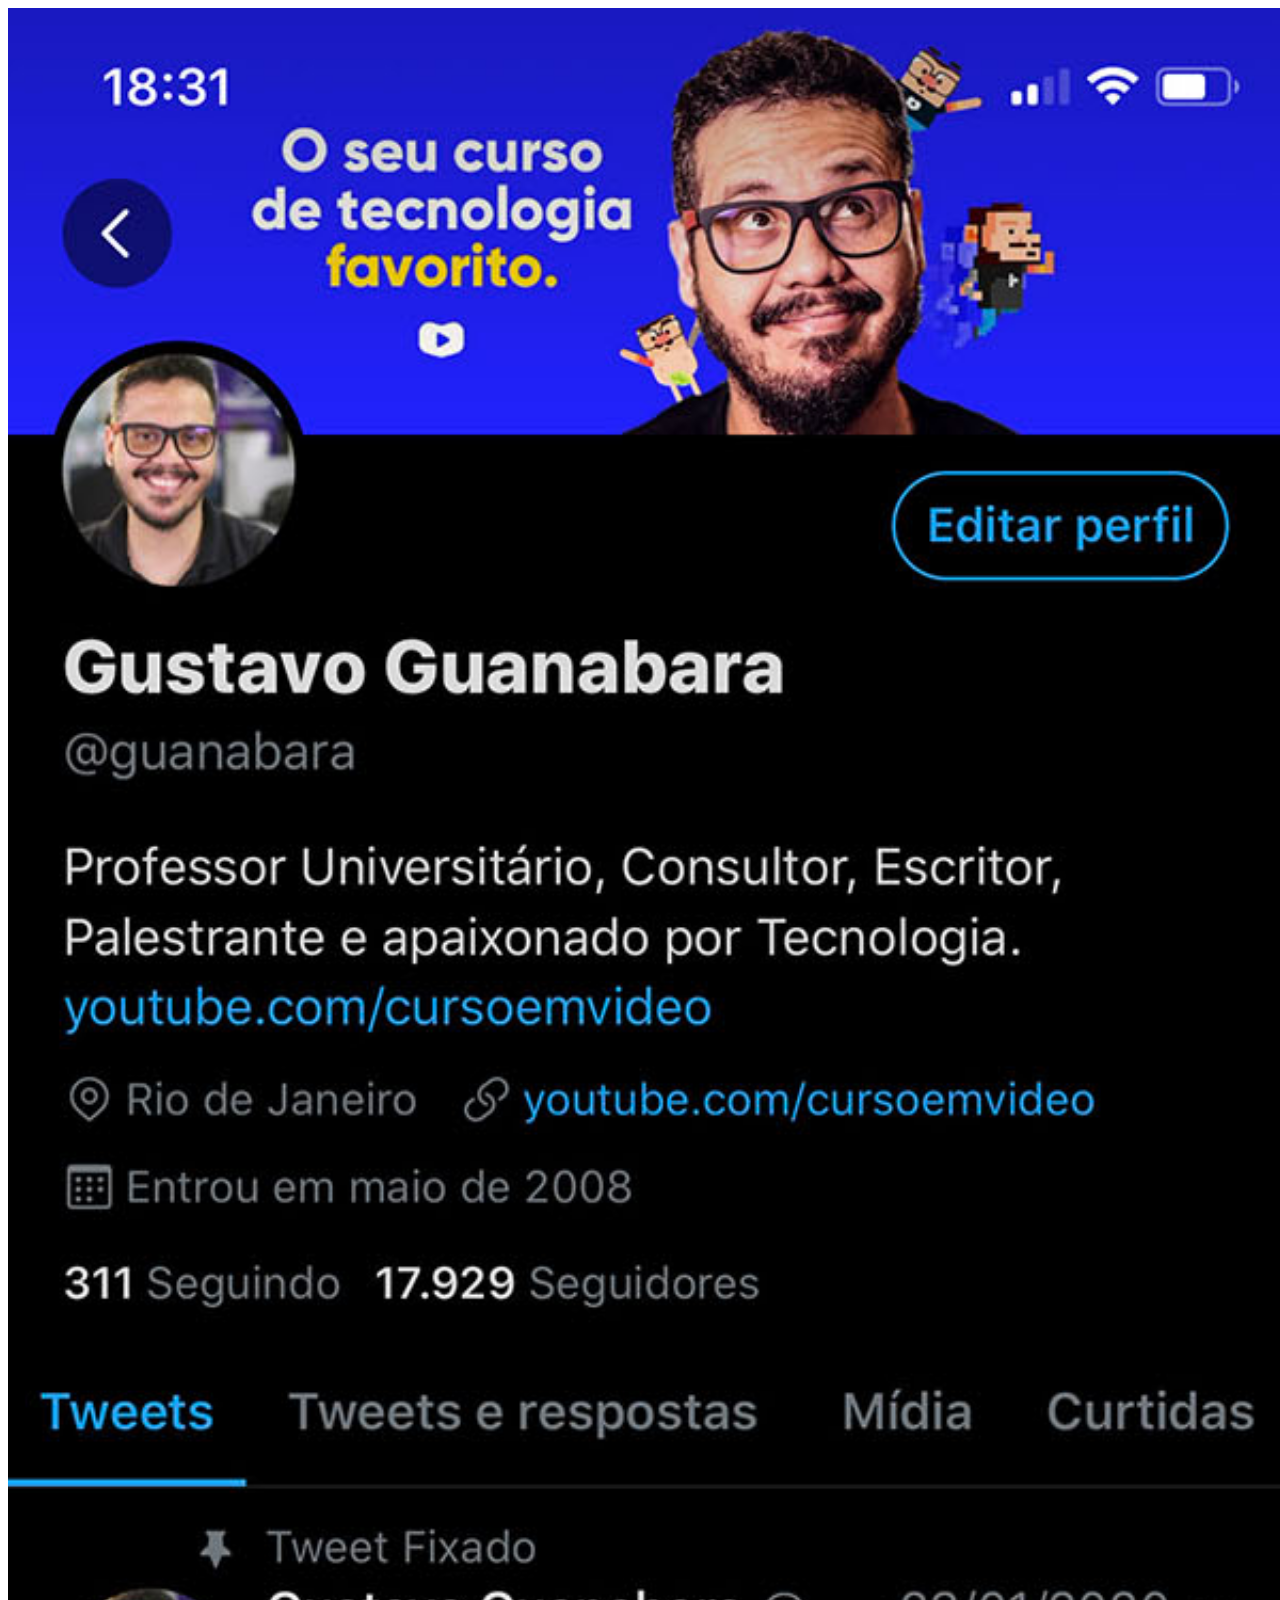
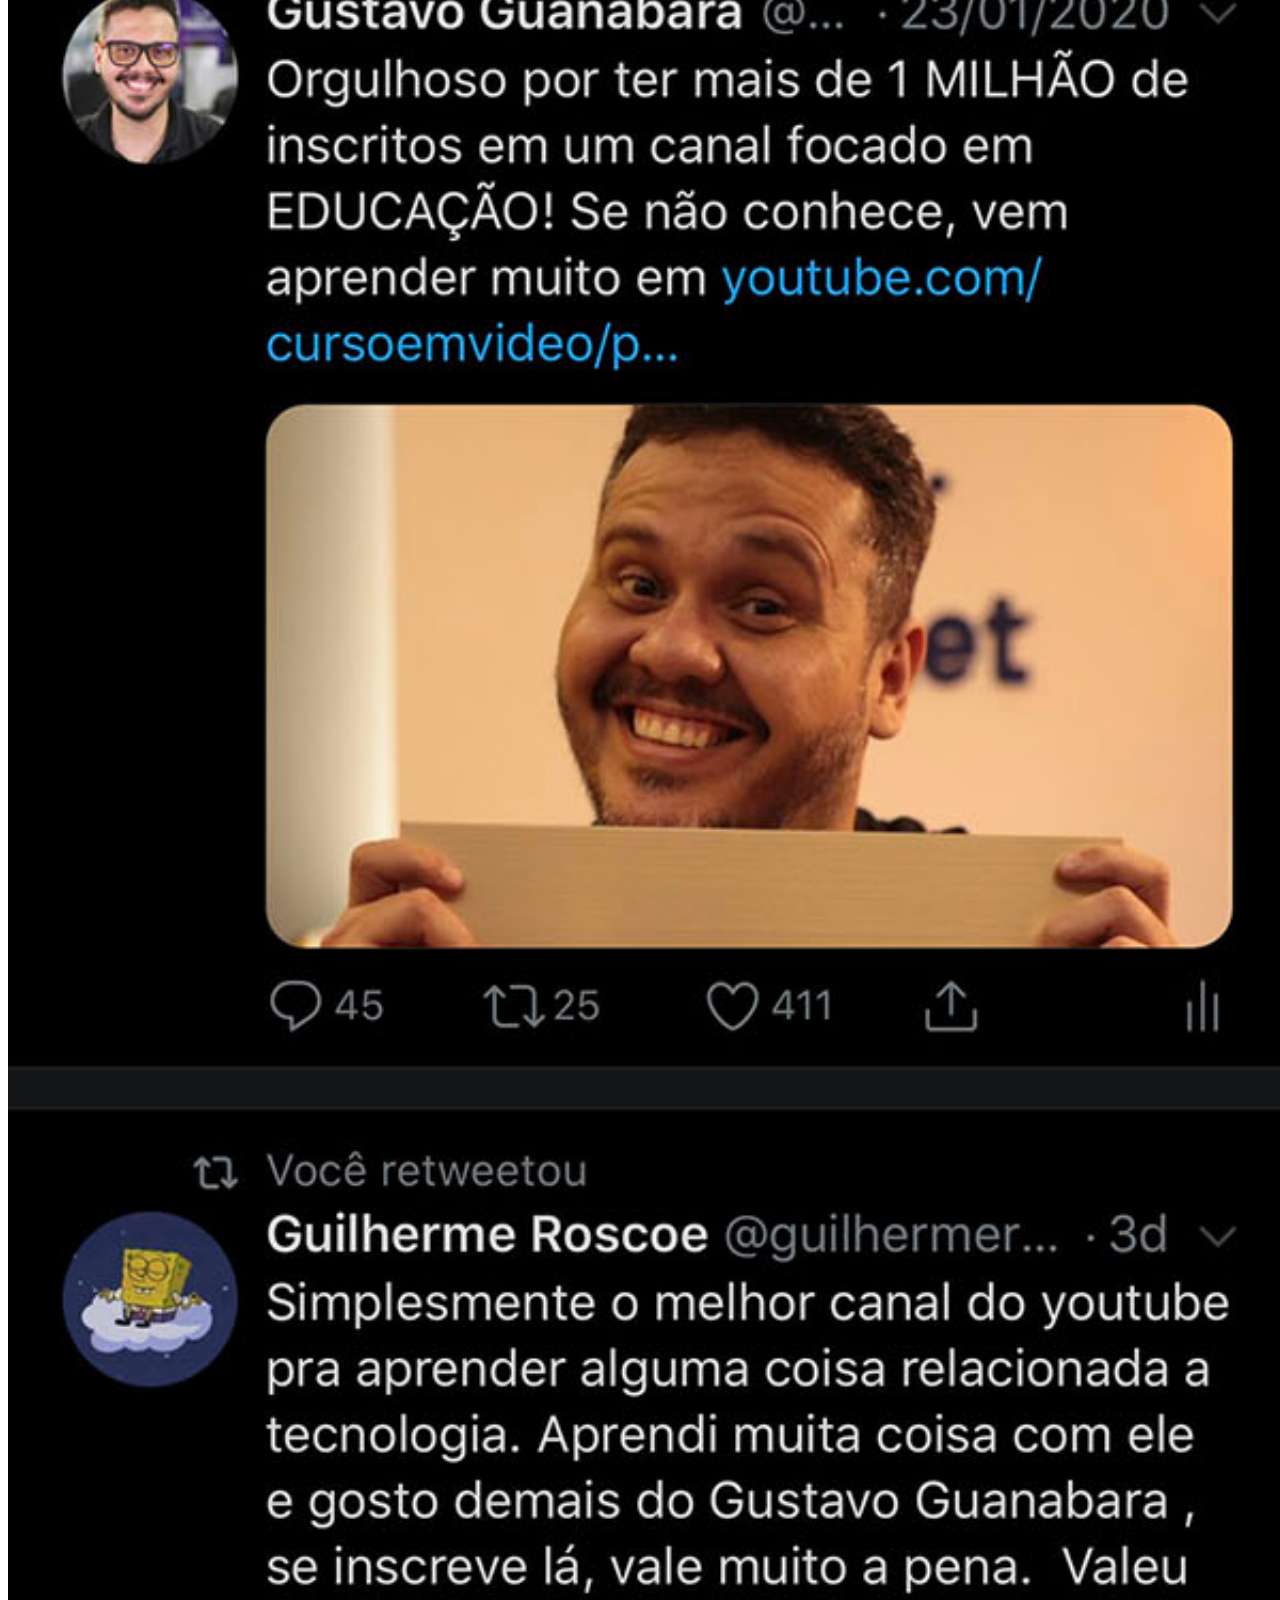
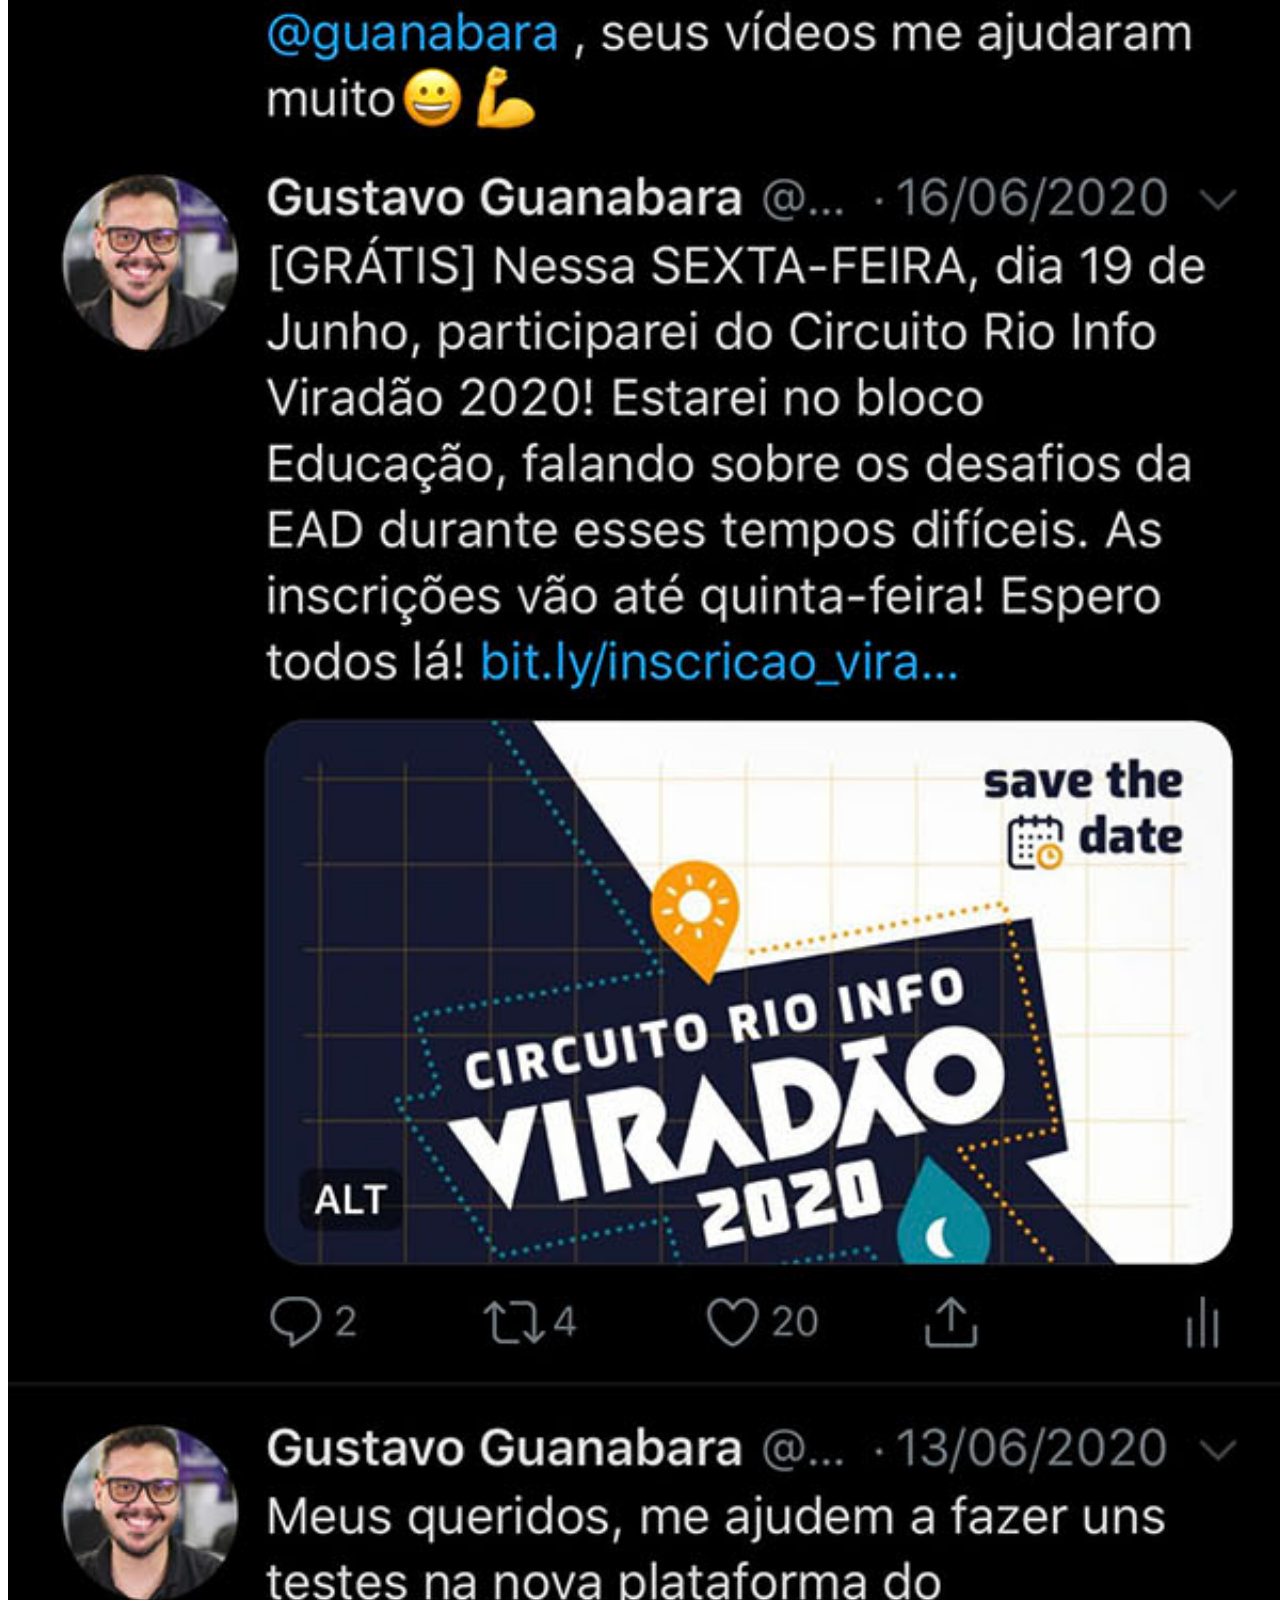
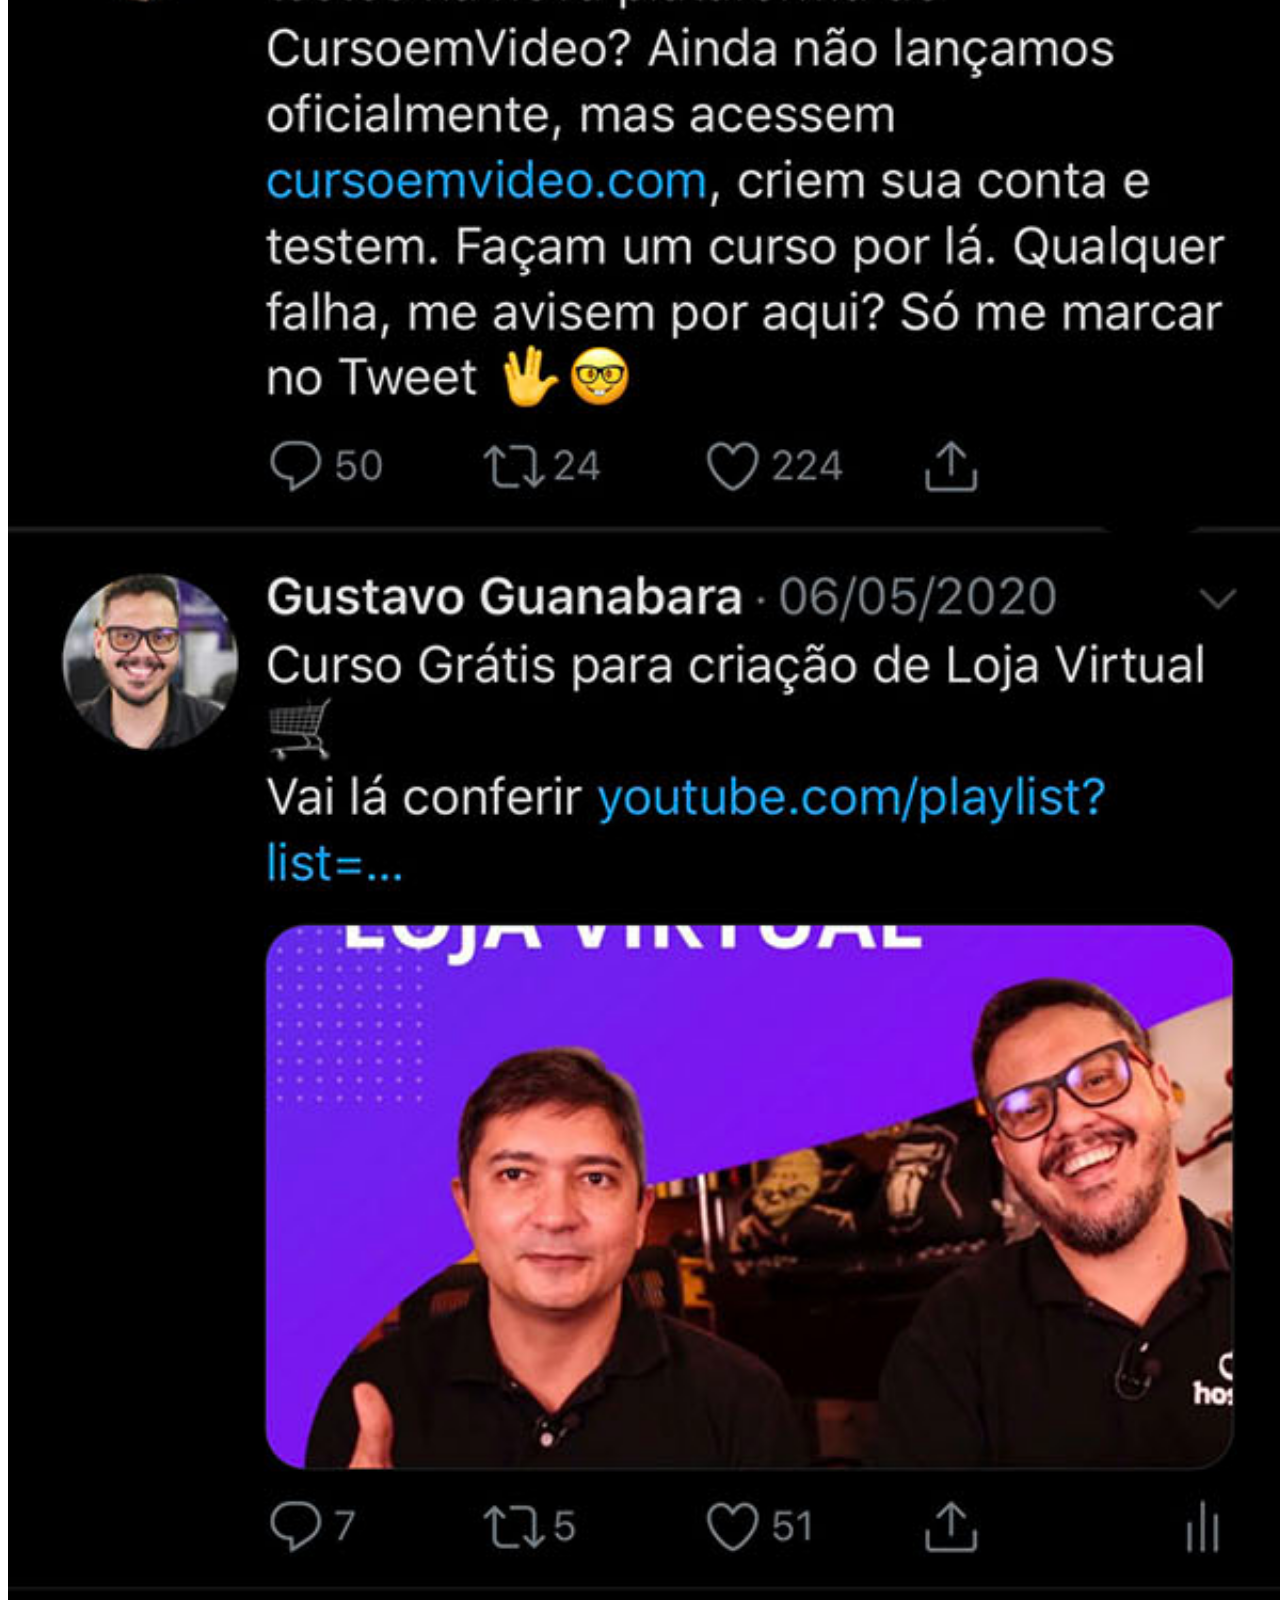
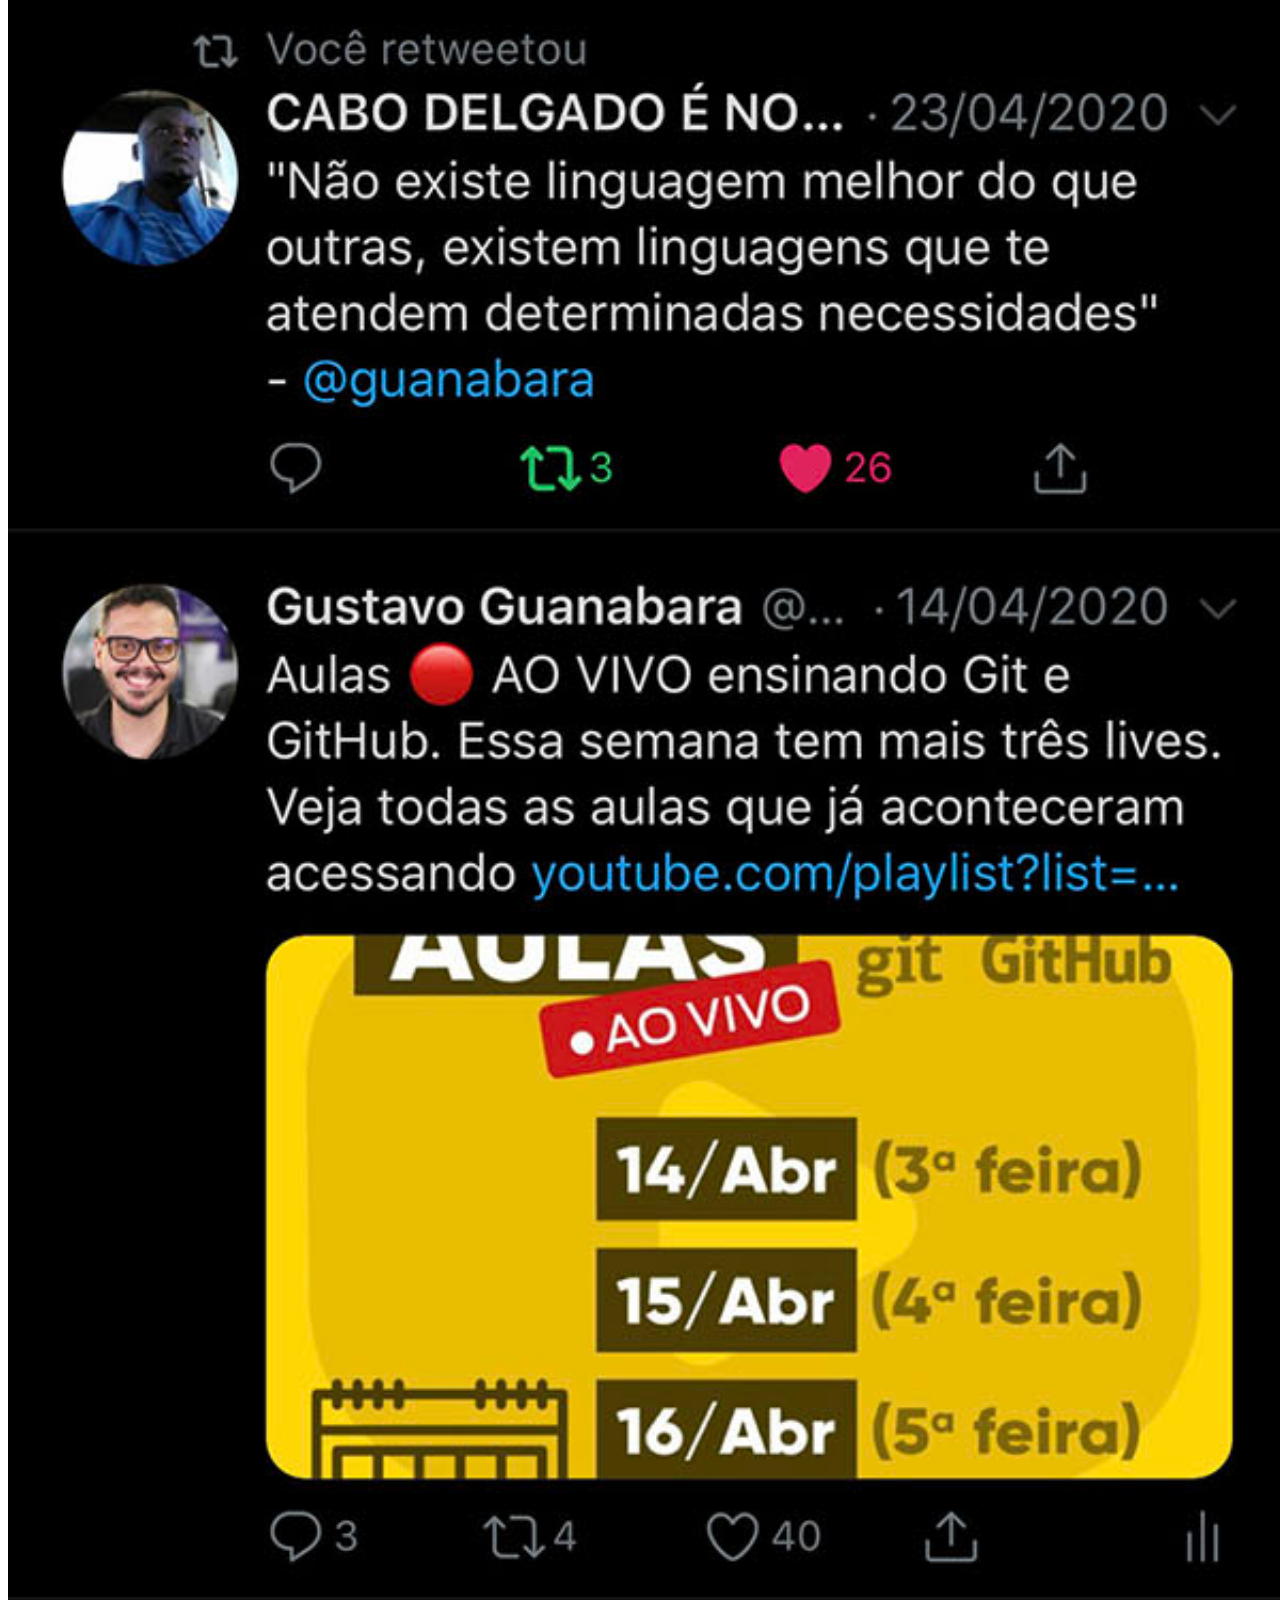
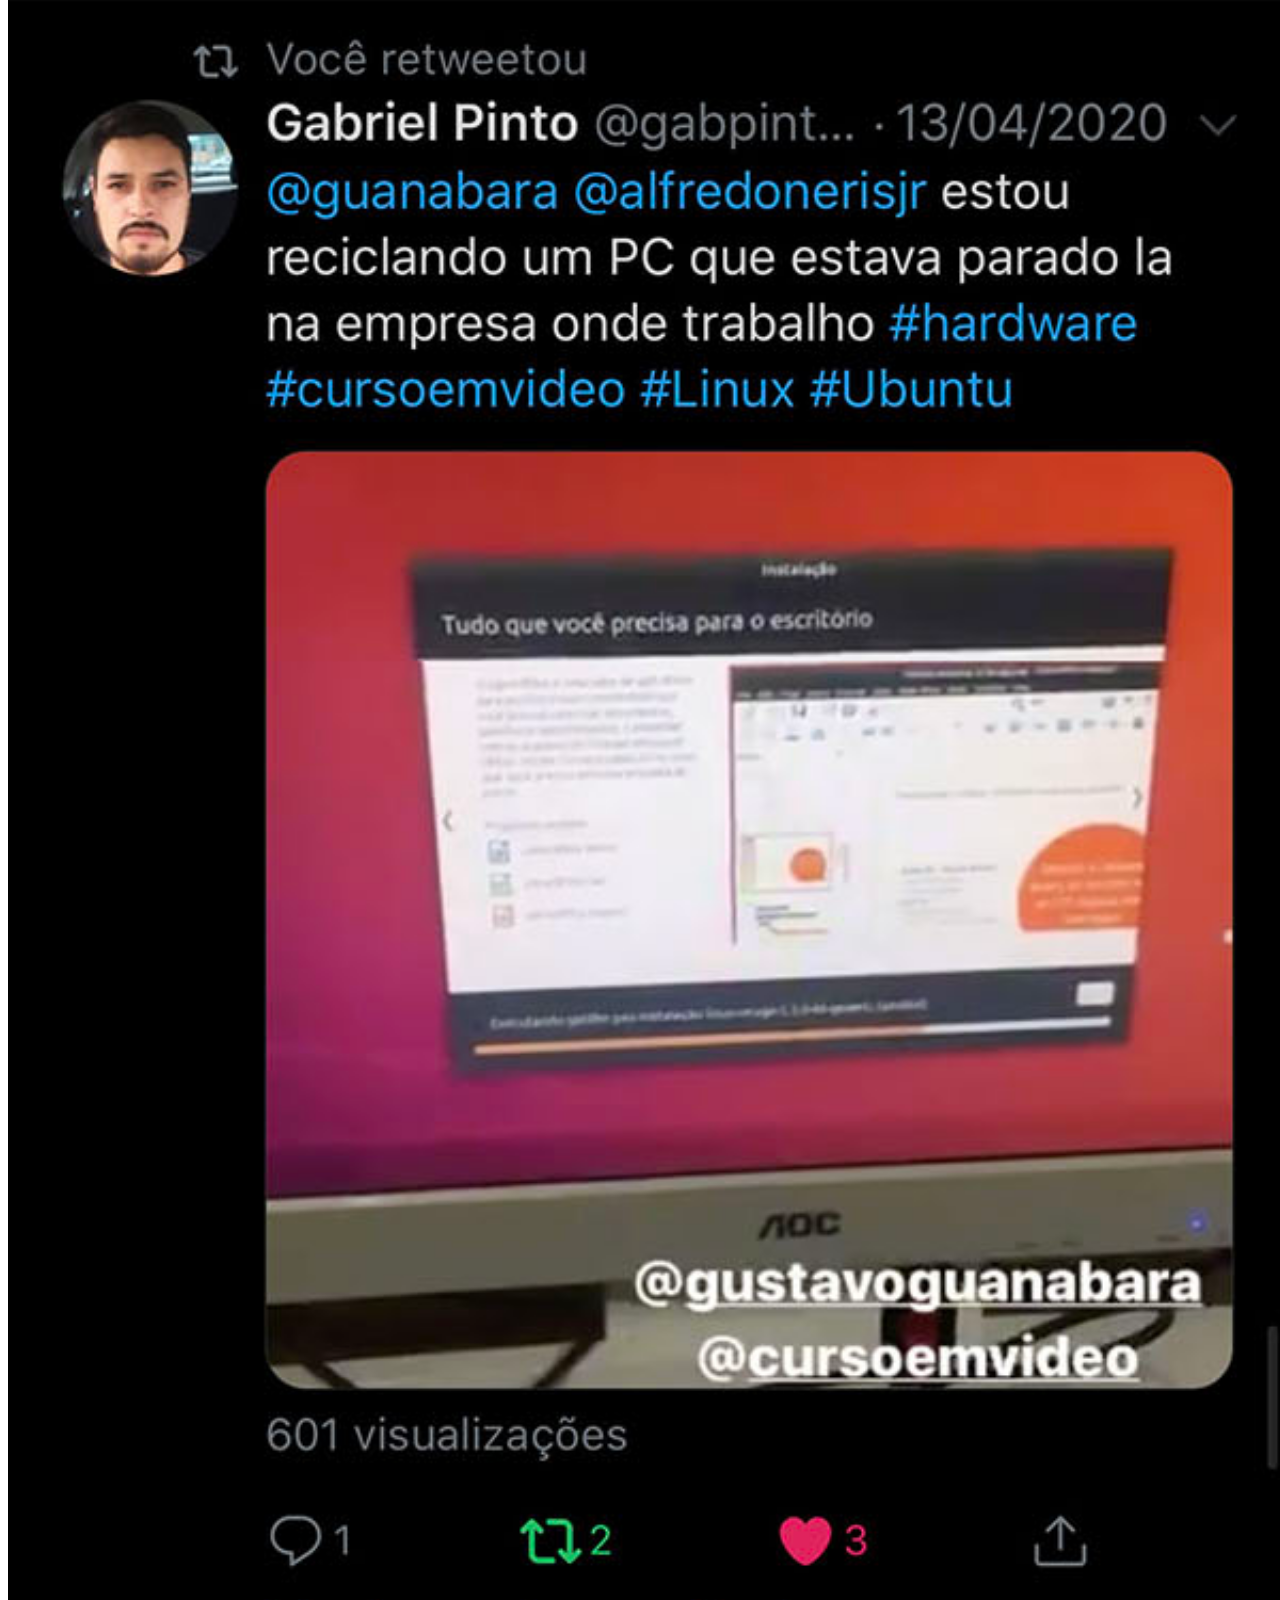
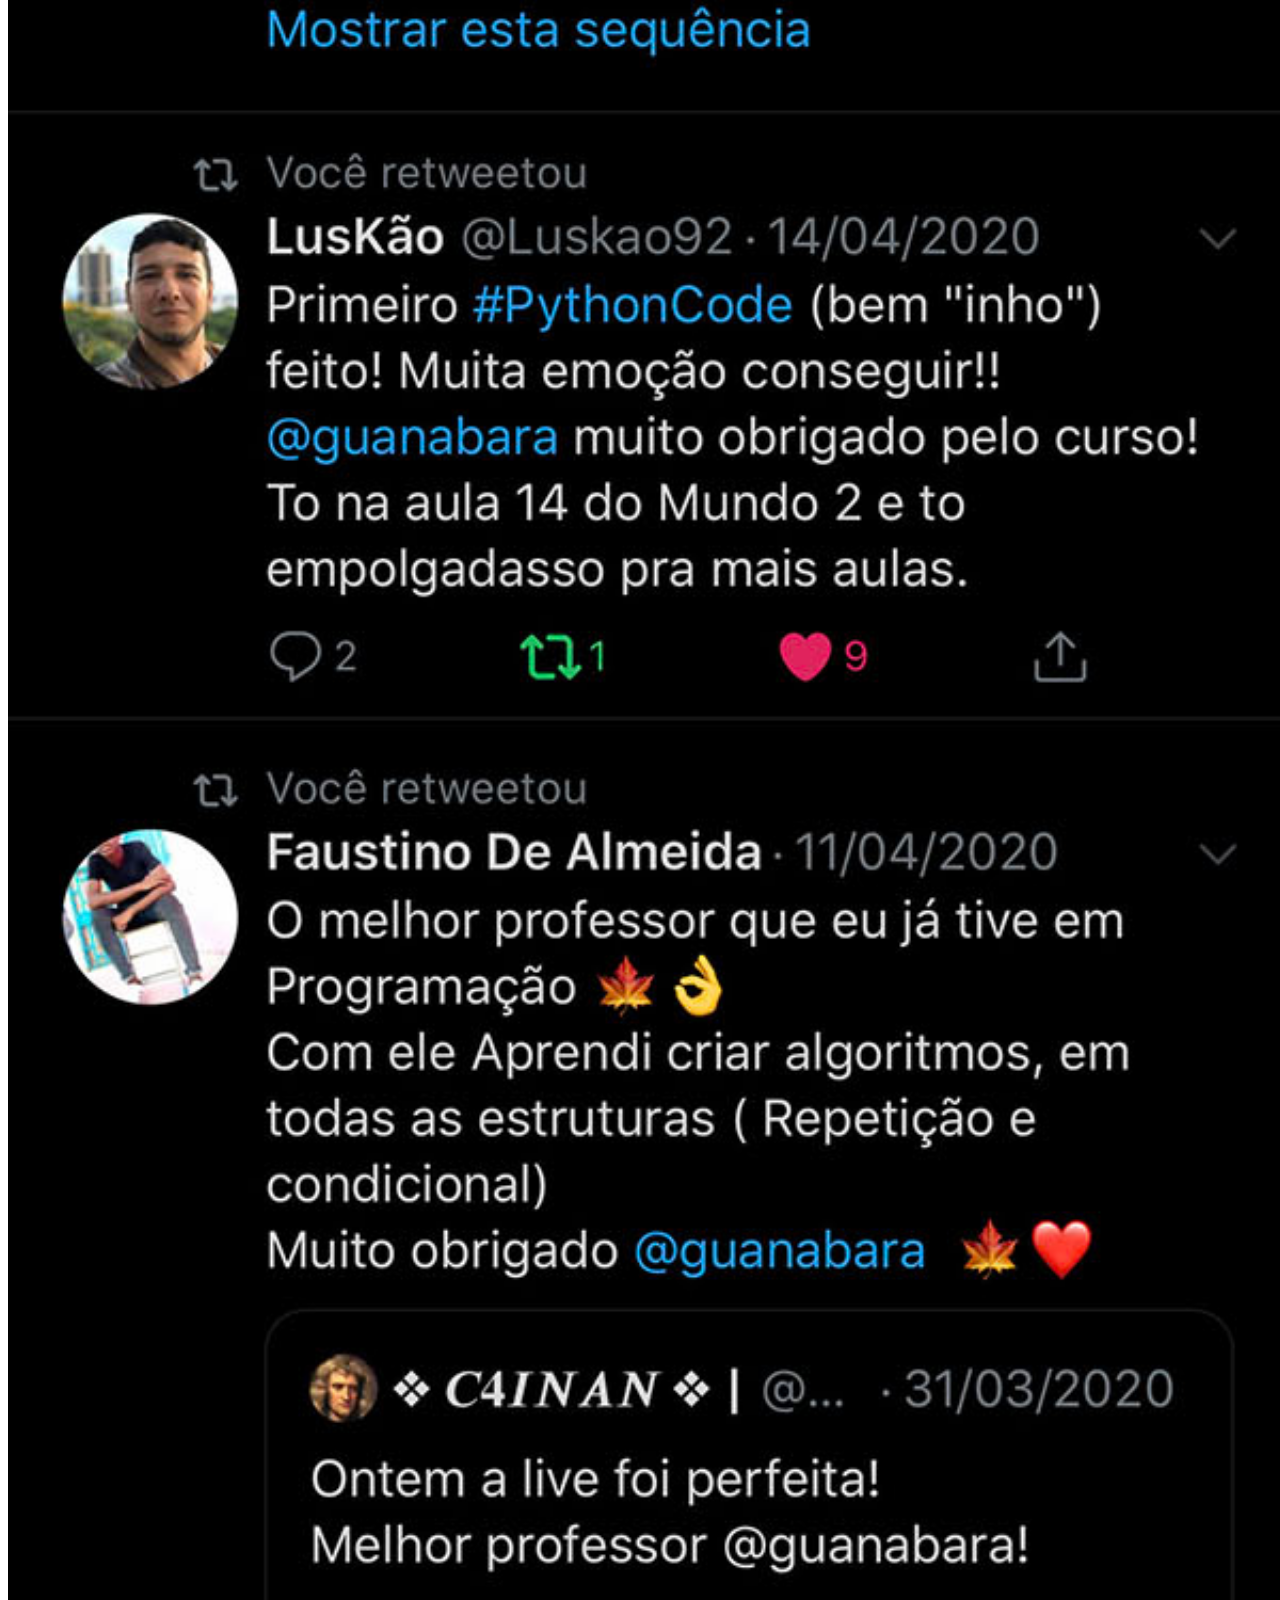
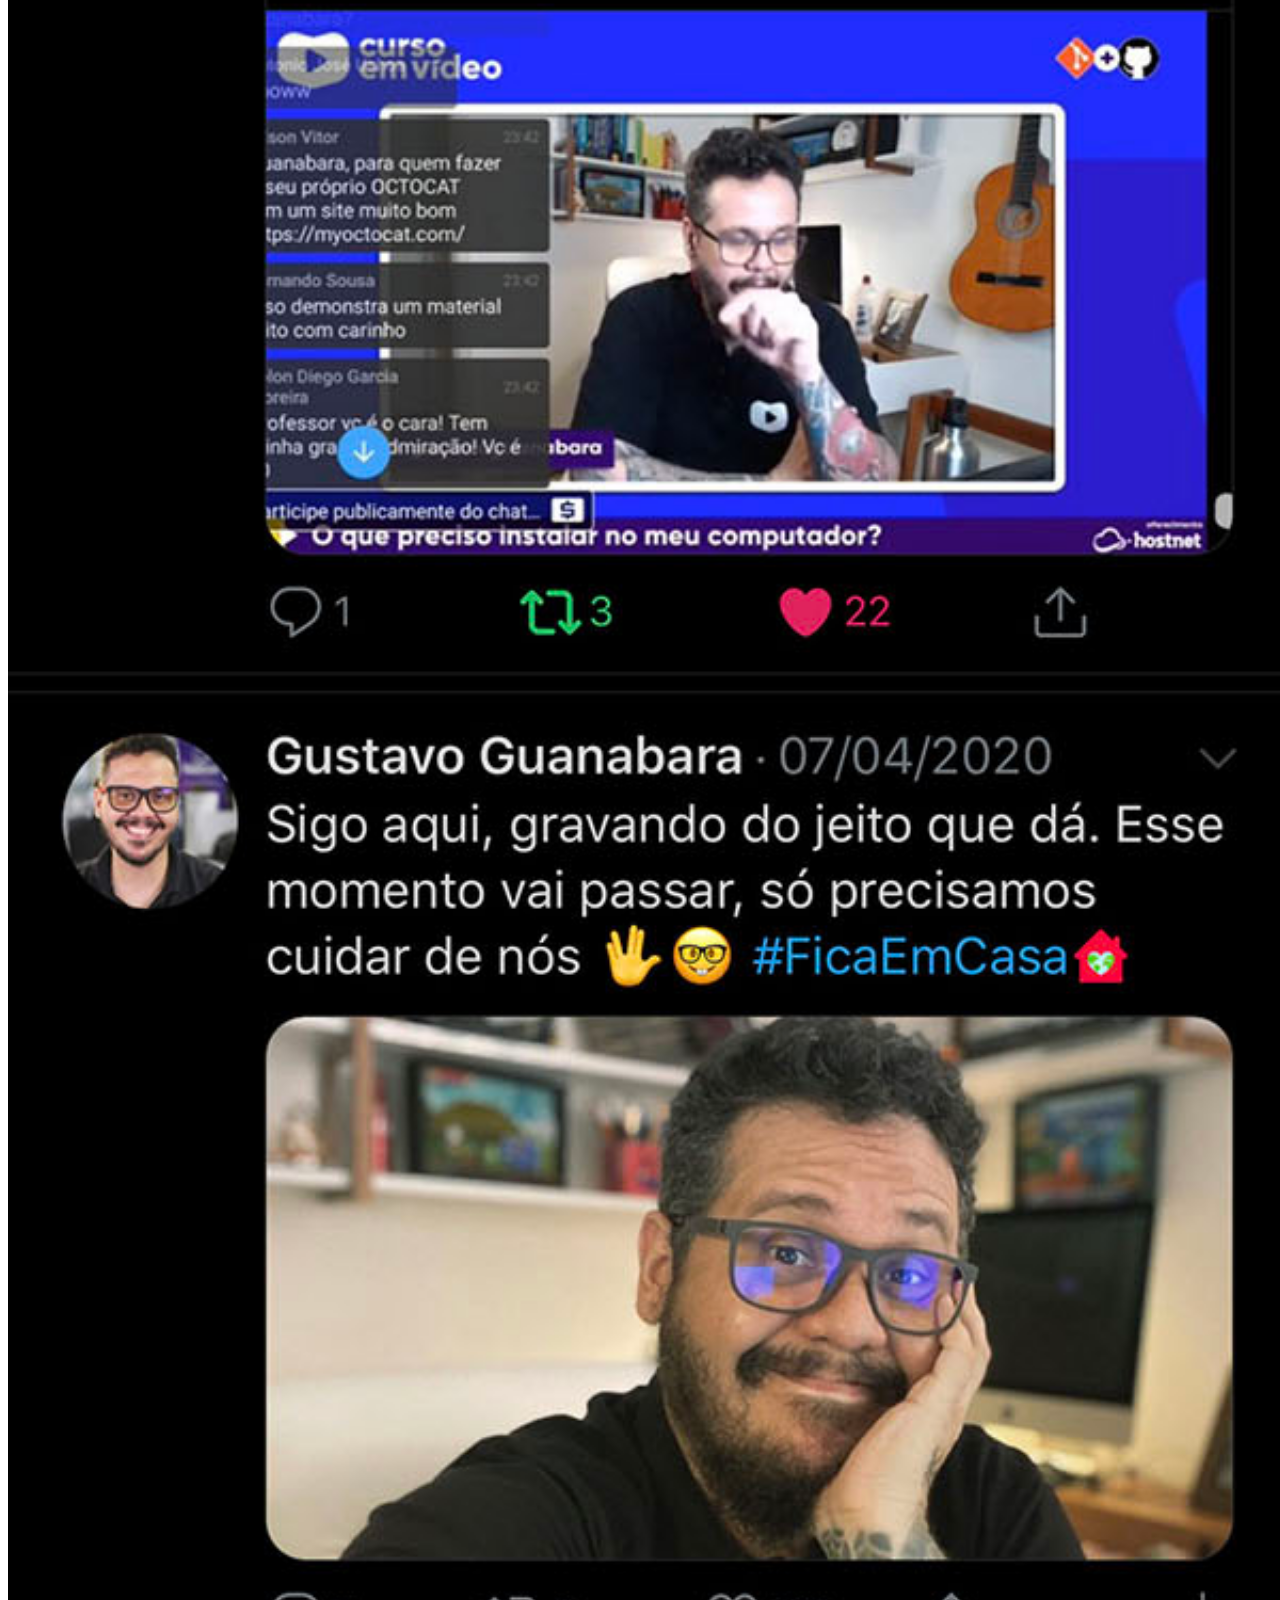
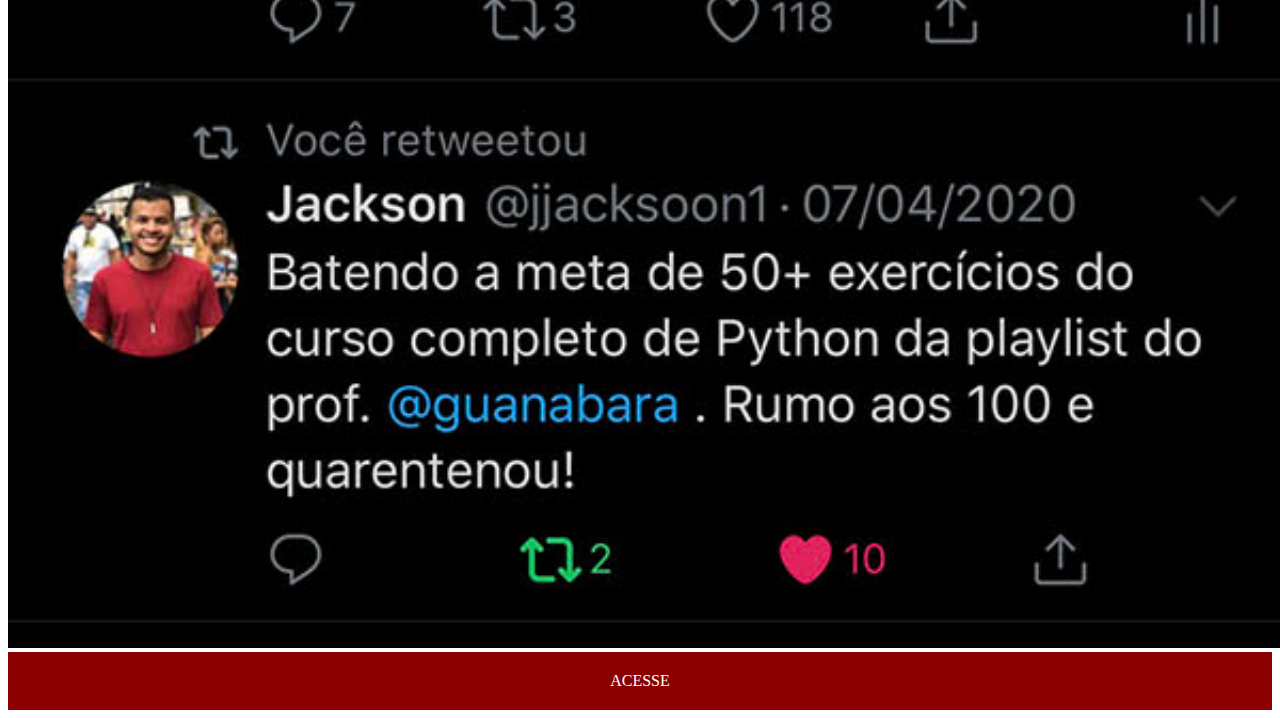
<file: twiter.html>
<!DOCTYPE html>
<html lang="pt-br">
<head>
    <meta charset="UTF-8">
    <meta http-equiv="X-UA-Compatible" content="IE=edge">
    <meta name="viewport" content="width=device-width, initial-scale=1.0">
    <title>Twiter</title>
    <link rel="stylesheet" href="estilos/social.css">
</head>
<body>
    <img src="imagens/tela-twitter.jpg" alt="Twiter">
    <a href="https://twitter.com/cursosemvideo" target="_blank">ACESSE</a>
    
</body>
</html>
</file>
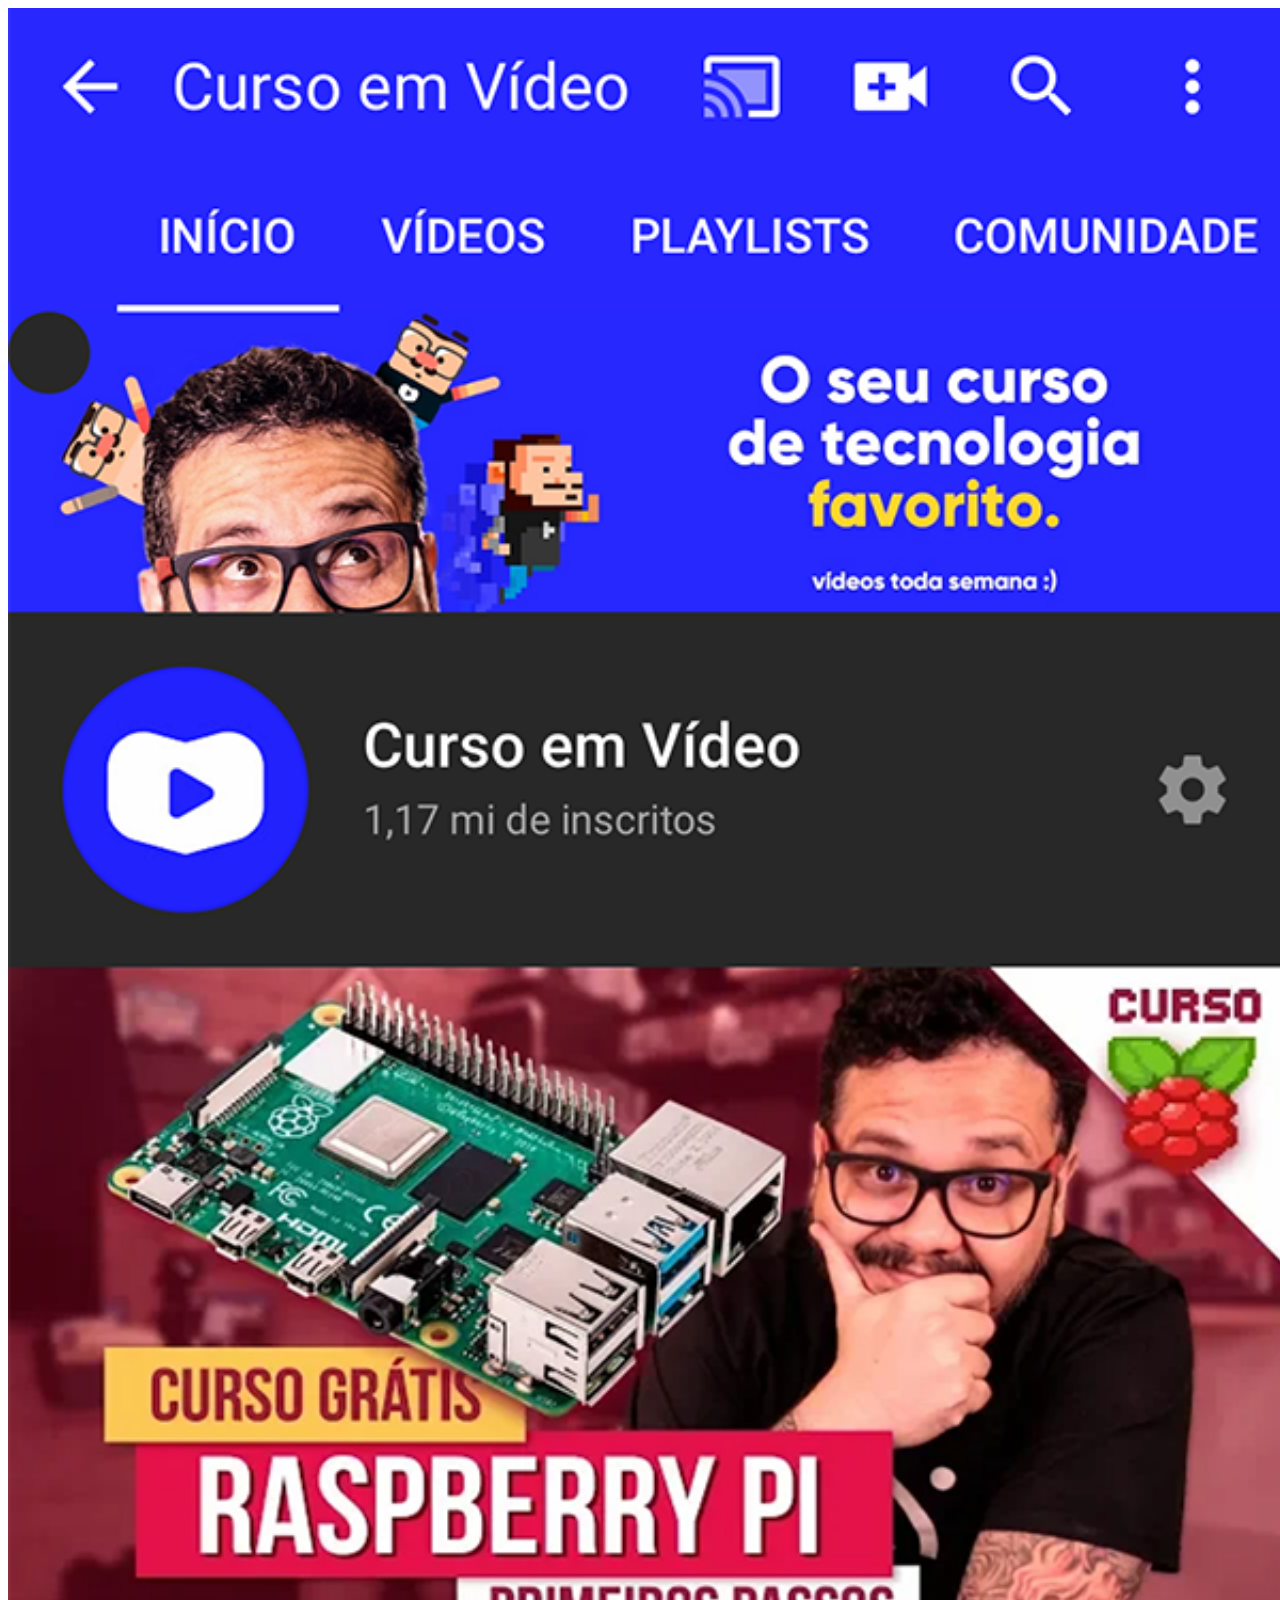
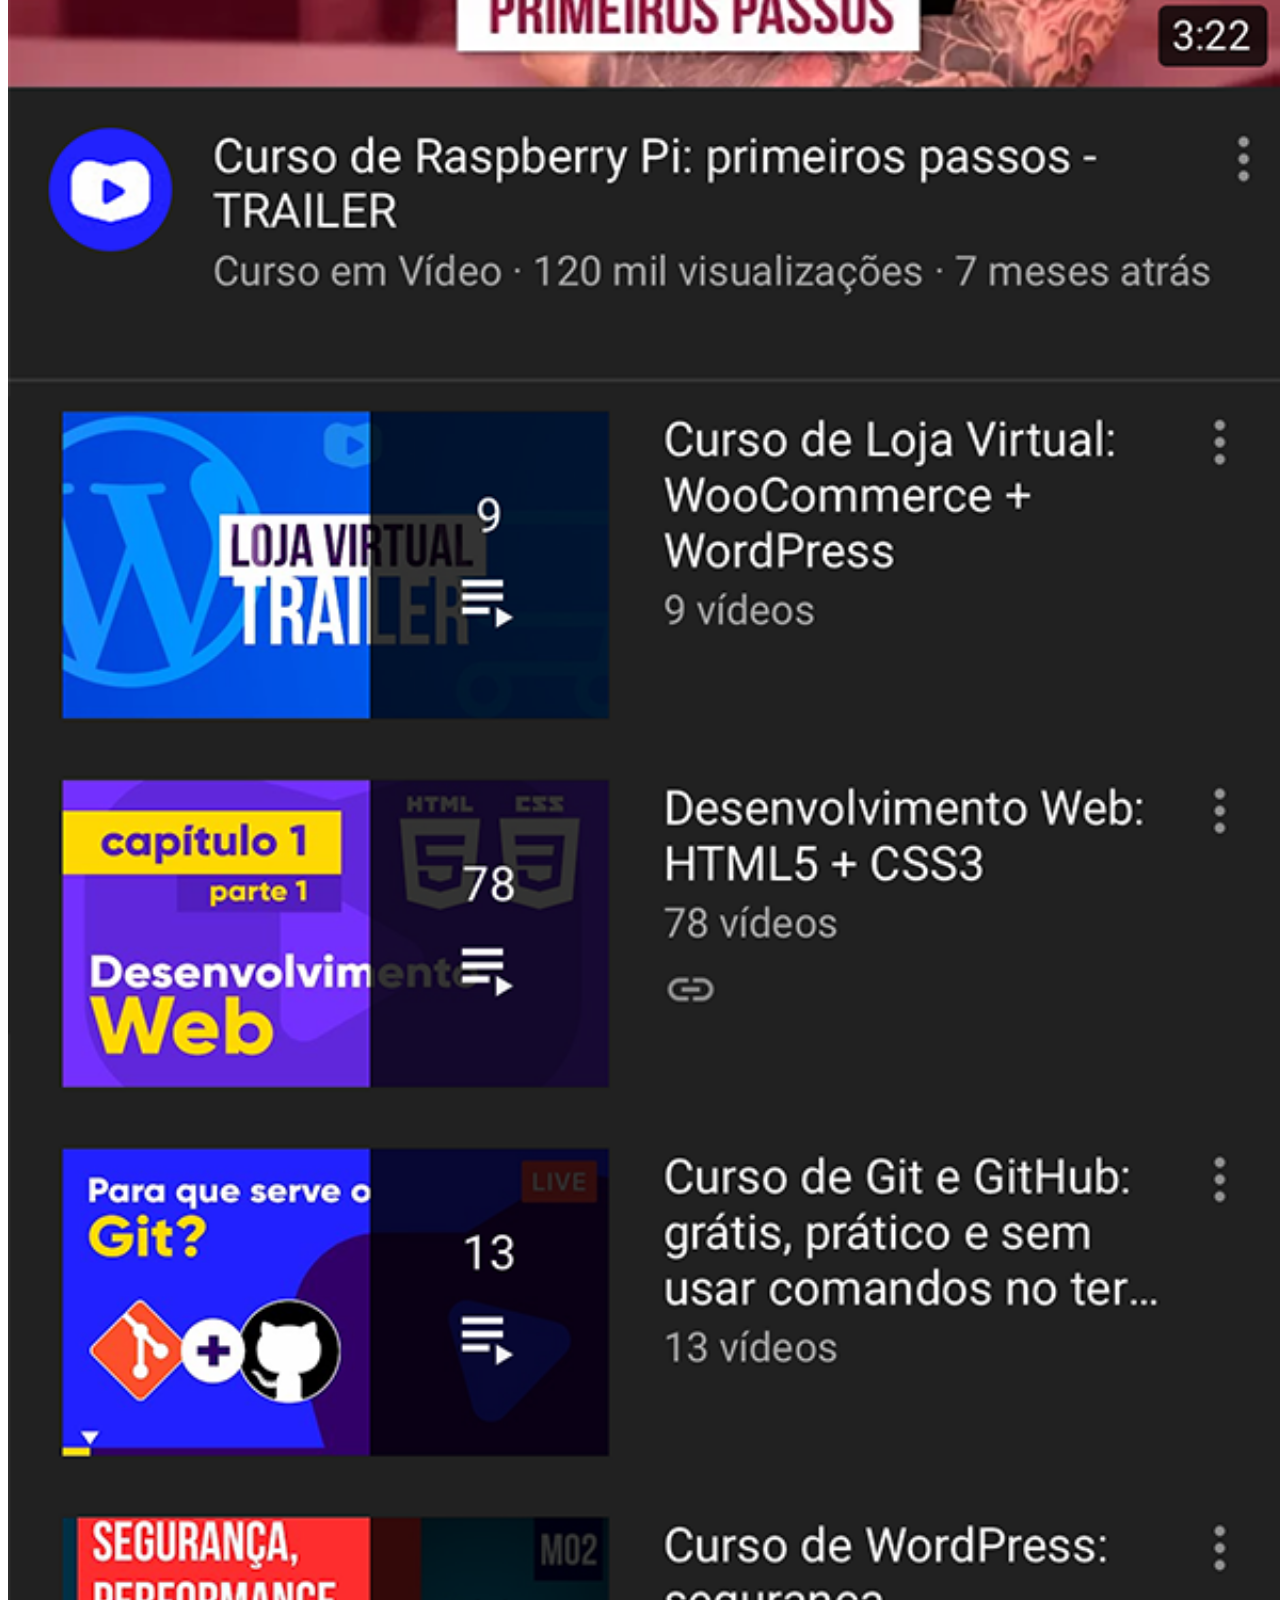
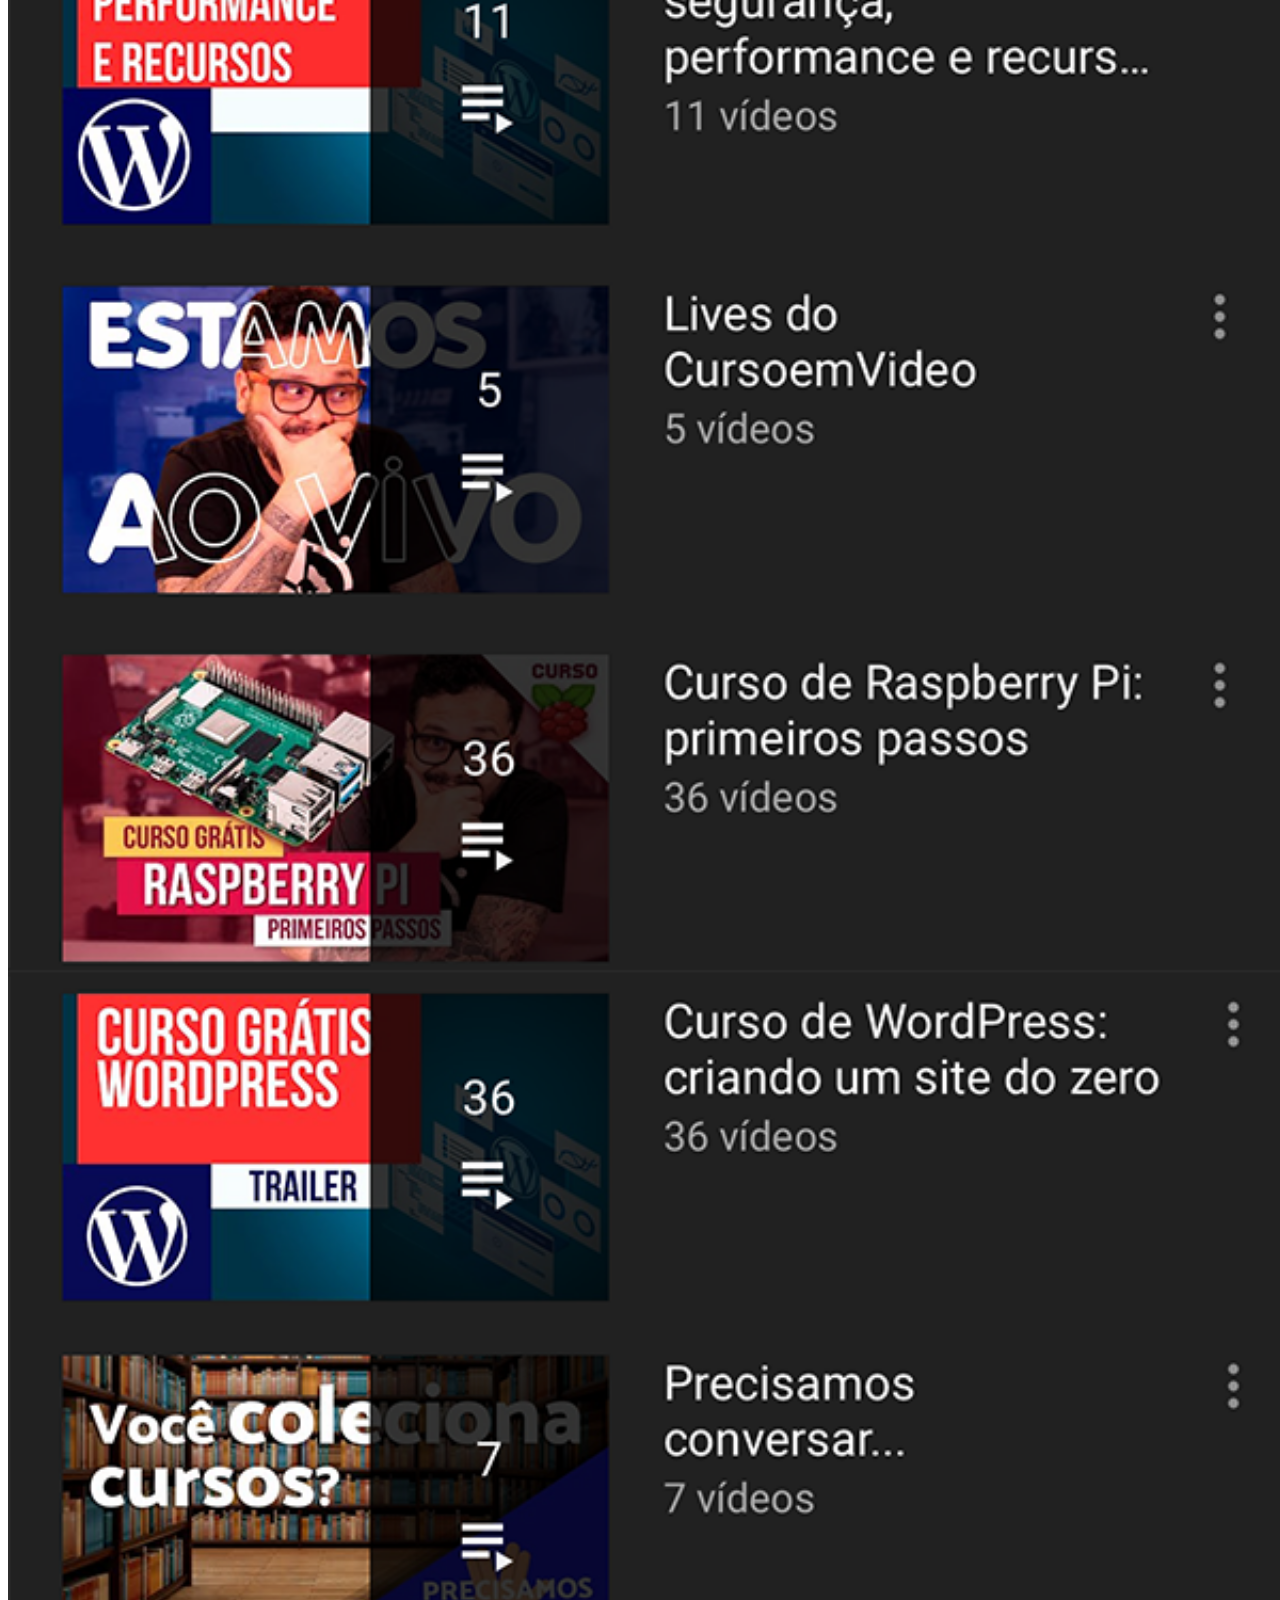
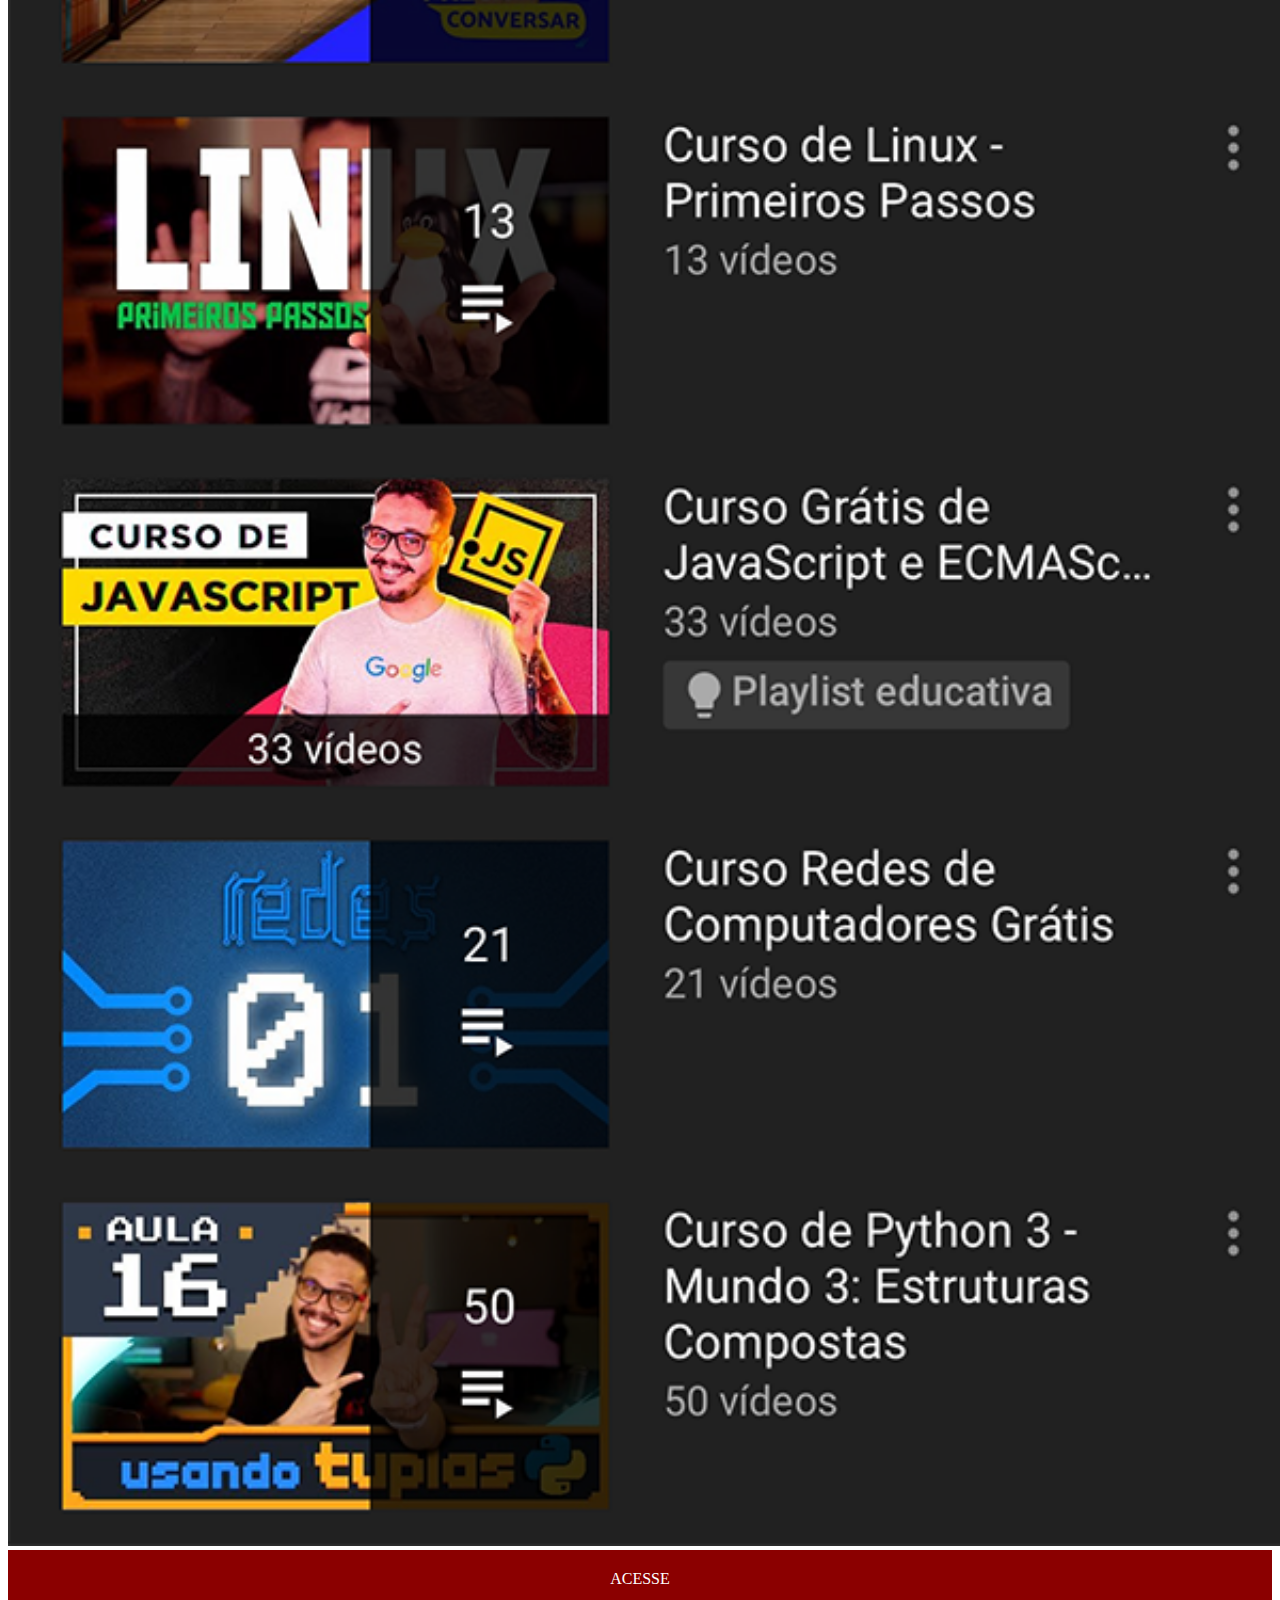
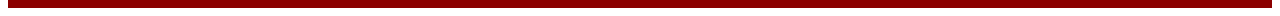
<file: youtube.html>
<!DOCTYPE html>
<html lang="pt-br">
<head>
    <meta charset="UTF-8">
    <meta http-equiv="X-UA-Compatible" content="IE=edge">
    <meta name="viewport" content="width=device-width, initial-scale=1.0">
    <title>Youtube</title>
    <link rel="stylesheet" href="estilos/social.css">
</head>
<body>
    <img src="imagens/tela-youtube.png" alt="youtube">
    <a href="https://www.youtube.com/cursoemvideo" target="_blank">ACESSE</a>
    
</body>
</html>
</file>
<file: estilos/style.css>
@charset "UTF-8";

*{
    padding: 0px;
    margin: 0px;
    font-family: Arial, Helvetica, sans-serif;
}

html,body{
    height: 100vh;
    width: 100vw;
    background-image: url(../imagens/fundo-madeira.jpg);
    background-position: top center;      
    background-repeat: no-repeat;
    background-size: cover; 
    background-attachment: fixed;   
}

main{
    height: 100vh;
    width: 100vw;
    position: relative;        
}

section#telefone{
    position: absolute;
    width: 311px;
    height: 627px;
    top: 50%;
    left: 50%;
    transform: translate(-50%,-50%);    
    background-image: url(../imagens/frame-iphone.png);
}

iframe#tela{
    position: absolute;
    top: 80px;
    left: 22px;
    width: 267px;
    height: 471px;
}

section#redes-sociais{
    text-align: right;
}

section#redes-sociais img{
    width: 50px;
    margin: 10px;
    border-radius: 50%;
    box-shadow: 2px 2px 5px rgba(0, 0, 0, 0.509);
    box-sizing: border-box;
}

section#redes-sociais img:hover{
    border: 2px solid white;
    transform: translate(-3px, -3px);
    box-shadow: 5px 5px 10px black;
    transition: transform .4s;
}
</file>
<file: estilos/social.css>
@charset "UTF-8"
*{
    margin: 0px;
    padding: 0px;
    font-family: Arial, Helvetica, sans-serif;
}

::-webkit-scrollbar{
    width: 0px;
    height: 0px;
}

img{
    width: 100vw;
}

a{
    padding: 20px;
    display: block;
    background-color: darkred;
    color: white;
    text-align: center;
    text-decoration: none;
}
a:hover{
    background-color: red;
}
</file>
